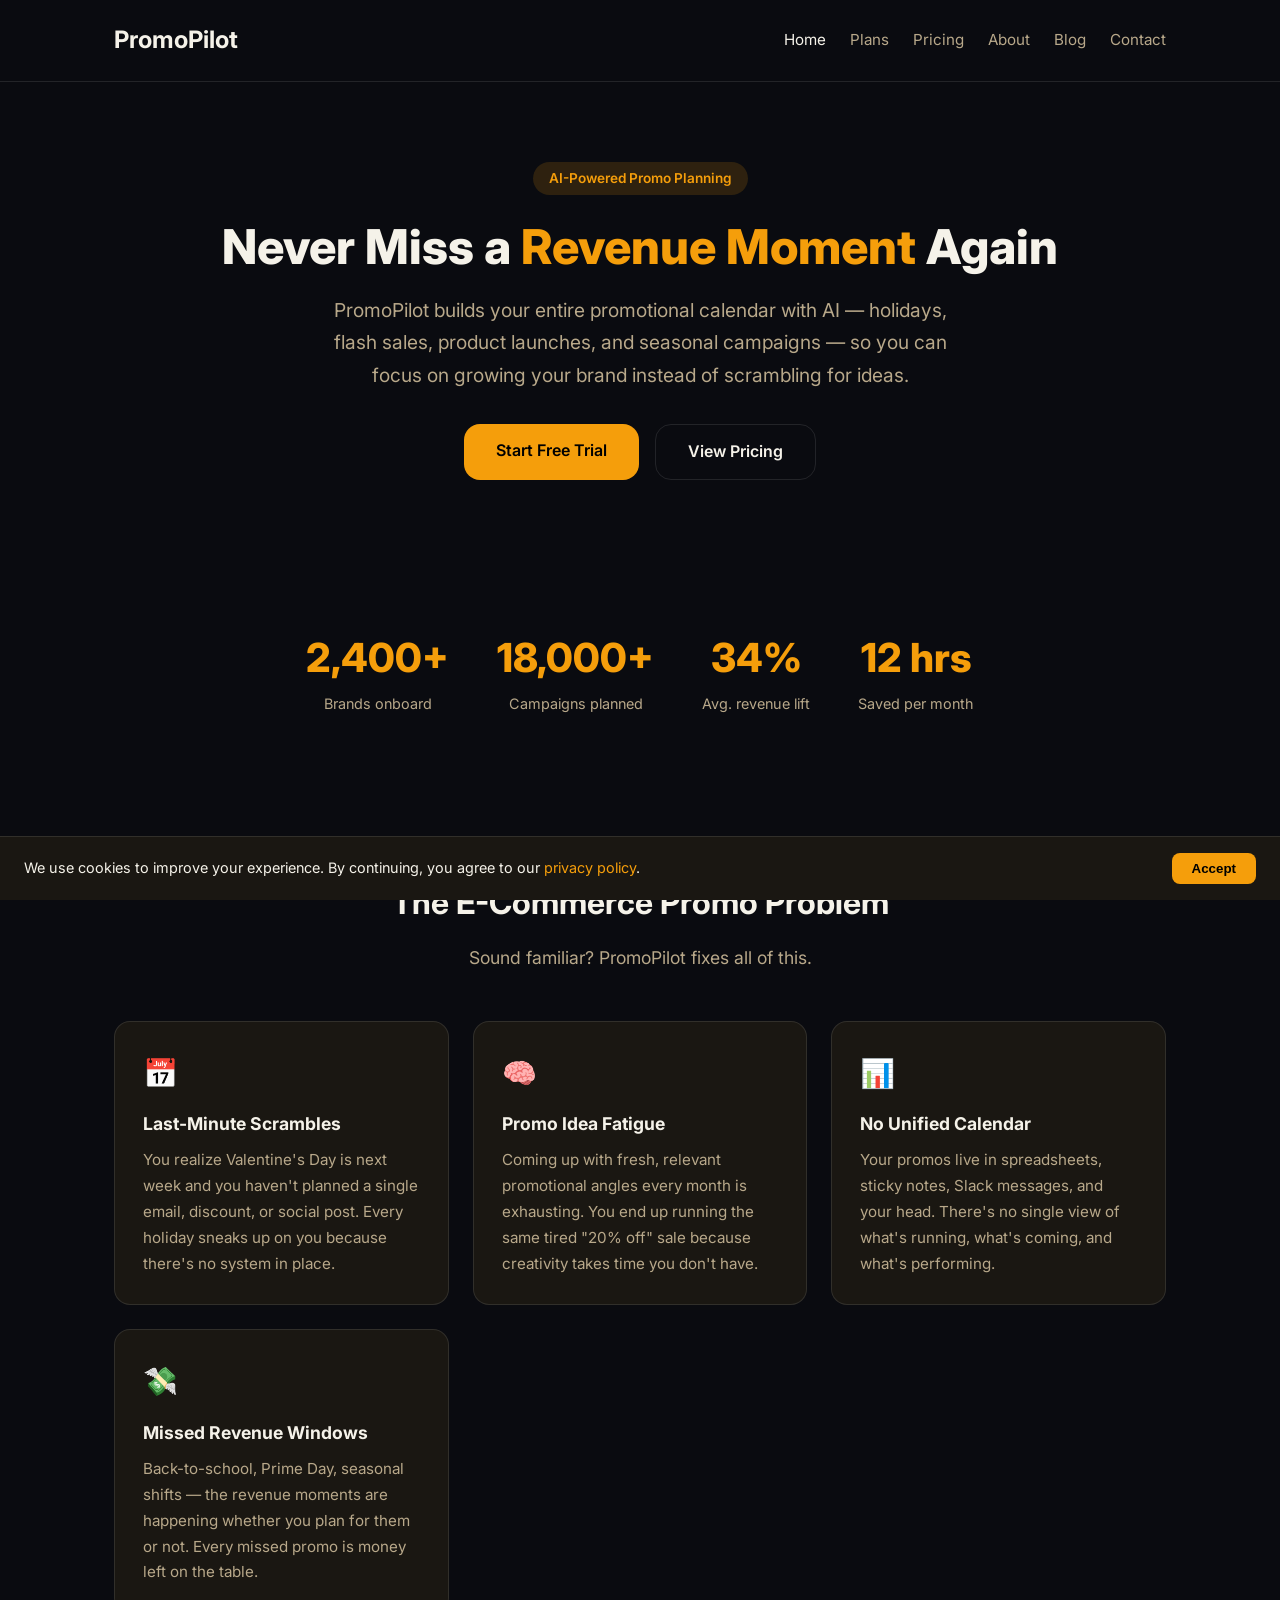
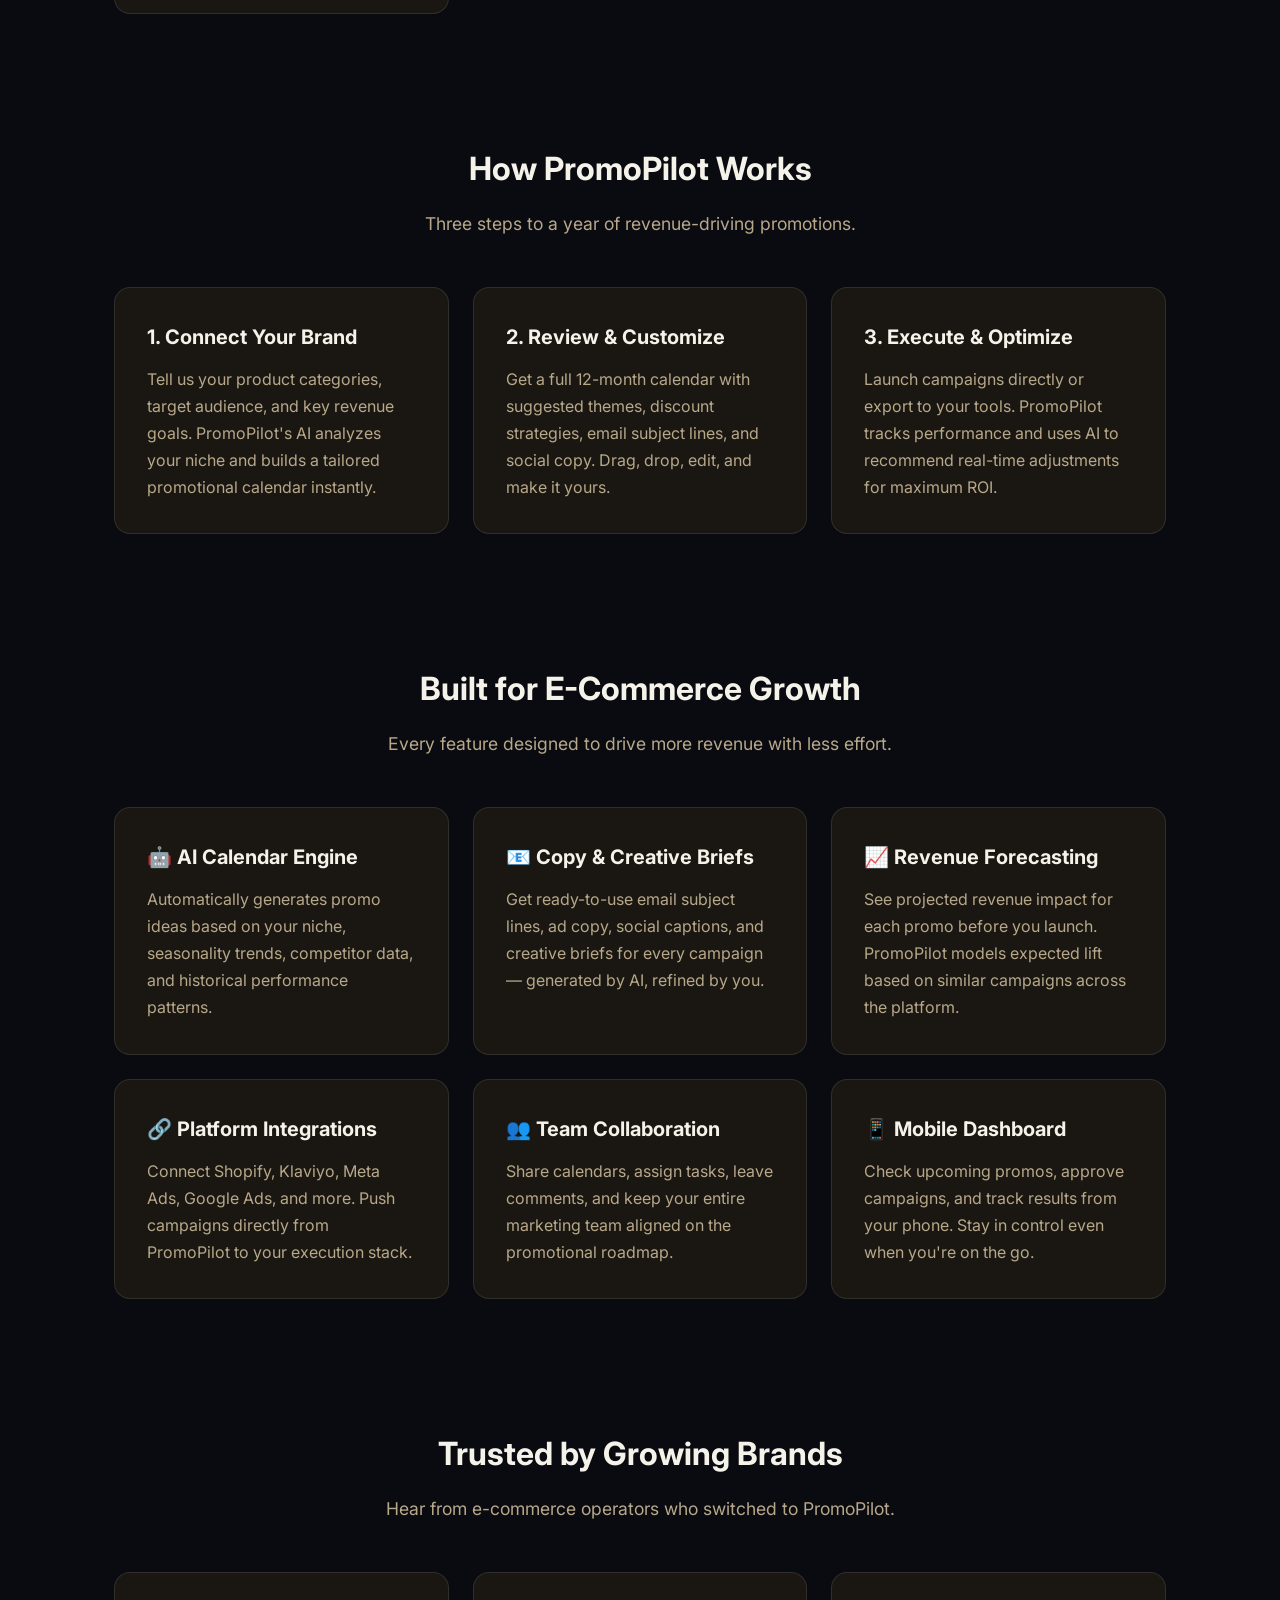
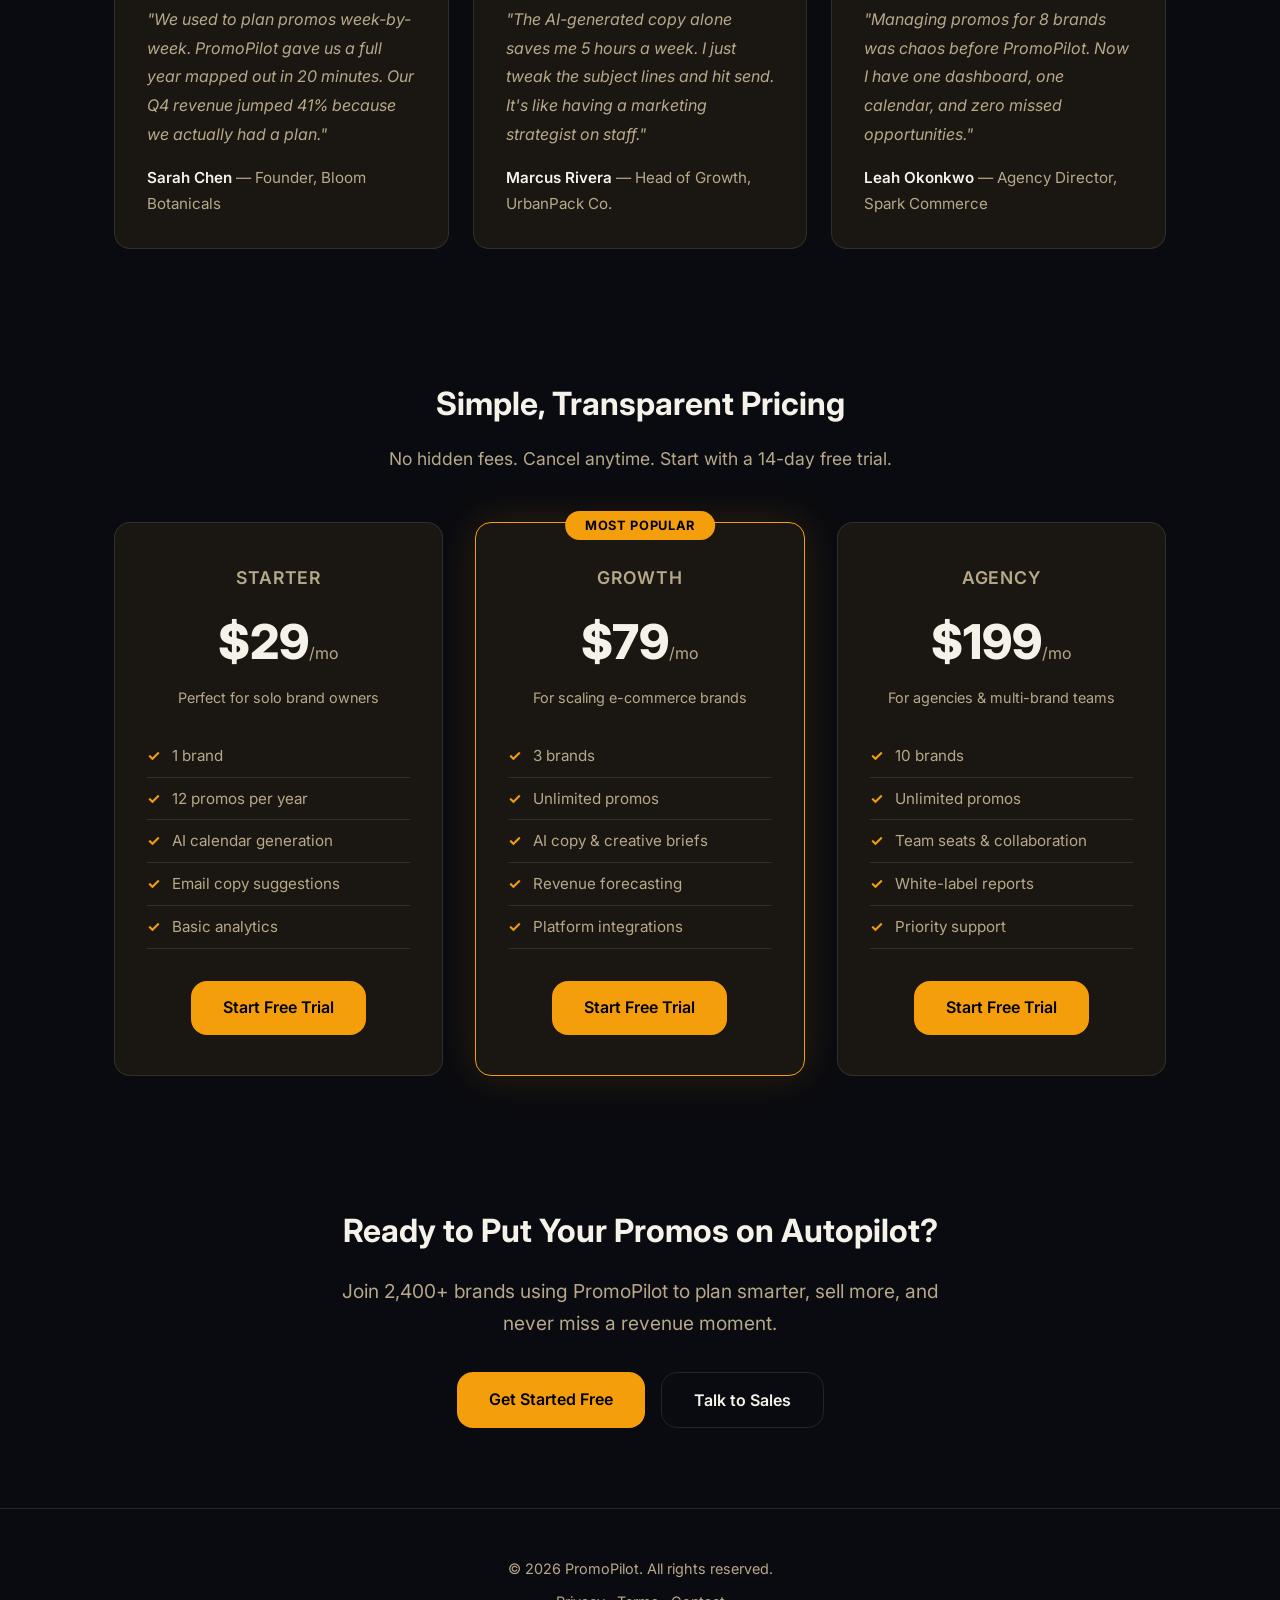
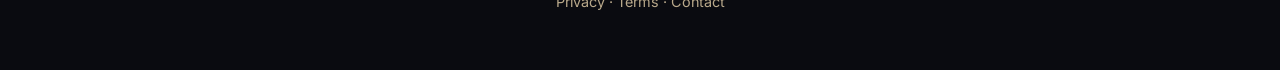
<file: index.html>
<!doctype html>
<html lang="en">
  <head>
    <meta charset="utf-8" />
    <meta name="viewport" content="width=device-width, initial-scale=1" />
    <title>PromoPilot — AI-Powered Promotional Calendar &amp; Campaign Planner</title>
    <meta name="description" content="PromoPilot is the AI-powered promotional calendar and campaign planner built for e-commerce brands. Plan, schedule, and optimize every sale, holiday promo, and product launch automatically." />
    <link rel="stylesheet" href="styles.css" />
  <!-- Google Analytics 4 -->
<script async src="https://www.googletagmanager.com/gtag/js?id=G-XXXXXXXXXX"></script>
<script>window.dataLayer=window.dataLayer||[];function gtag(){dataLayer.push(arguments);}gtag('js',new Date());gtag('config','G-XXXXXXXXXX');</script>
</head>
  <body>
    <header class="header">
      <div class="container header-inner">
        <a class="brand" href="index.html">PromoPilot</a>
        <nav class="nav">
          <a href="index.html" aria-current="page">Home</a>
          <a href="products.html">Plans</a>
          <a href="pricing.html">Pricing</a>
          <a href="about.html">About</a>
          <a href="blog.html">Blog</a>
          <a href="contact.html">Contact</a>
        </nav>
      </div>
    </header>

    <main class="container">
      <!-- Hero -->
      <section class="hero">
        <span class="badge">AI-Powered Promo Planning</span>
        <h1>Never Miss a <span>Revenue Moment</span> Again</h1>
        <p class="lead">PromoPilot builds your entire promotional calendar with AI — holidays, flash sales, product launches, and seasonal campaigns — so you can focus on growing your brand instead of scrambling for ideas.</p>
        <div class="cta-row">
          <a href="products.html" class="button primary">Start Free Trial</a>
          <a href="pricing.html" class="button secondary">View Pricing</a>
        </div>
      </section>

      <!-- Social Proof Stats -->
      <section class="section">
        <div class="stats-row">
          <div class="stat">
            <div class="stat-number">2,400+</div>
            <div class="stat-label">Brands onboard</div>
          </div>
          <div class="stat">
            <div class="stat-number">18,000+</div>
            <div class="stat-label">Campaigns planned</div>
          </div>
          <div class="stat">
            <div class="stat-number">34%</div>
            <div class="stat-label">Avg. revenue lift</div>
          </div>
          <div class="stat">
            <div class="stat-number">12 hrs</div>
            <div class="stat-label">Saved per month</div>
          </div>
        </div>
      </section>

      <!-- Pain Points -->
      <section class="section">
        <div class="section-header">
          <h2>The E-Commerce Promo Problem</h2>
          <p>Sound familiar? PromoPilot fixes all of this.</p>
        </div>
        <div class="pain-grid">
          <div class="pain-card">
            <div class="pain-icon">📅</div>
            <h3>Last-Minute Scrambles</h3>
            <p>You realize Valentine's Day is next week and you haven't planned a single email, discount, or social post. Every holiday sneaks up on you because there's no system in place.</p>
          </div>
          <div class="pain-card">
            <div class="pain-icon">🧠</div>
            <h3>Promo Idea Fatigue</h3>
            <p>Coming up with fresh, relevant promotional angles every month is exhausting. You end up running the same tired "20% off" sale because creativity takes time you don't have.</p>
          </div>
          <div class="pain-card">
            <div class="pain-icon">📊</div>
            <h3>No Unified Calendar</h3>
            <p>Your promos live in spreadsheets, sticky notes, Slack messages, and your head. There's no single view of what's running, what's coming, and what's performing.</p>
          </div>
          <div class="pain-card">
            <div class="pain-icon">💸</div>
            <h3>Missed Revenue Windows</h3>
            <p>Back-to-school, Prime Day, seasonal shifts — the revenue moments are happening whether you plan for them or not. Every missed promo is money left on the table.</p>
          </div>
        </div>
      </section>

      <!-- Features -->
      <section class="section">
        <div class="section-header">
          <h2>How PromoPilot Works</h2>
          <p>Three steps to a year of revenue-driving promotions.</p>
        </div>
        <div class="grid">
          <div class="card">
            <h3>1. Connect Your Brand</h3>
            <p>Tell us your product categories, target audience, and key revenue goals. PromoPilot's AI analyzes your niche and builds a tailored promotional calendar instantly.</p>
          </div>
          <div class="card">
            <h3>2. Review &amp; Customize</h3>
            <p>Get a full 12-month calendar with suggested themes, discount strategies, email subject lines, and social copy. Drag, drop, edit, and make it yours.</p>
          </div>
          <div class="card">
            <h3>3. Execute &amp; Optimize</h3>
            <p>Launch campaigns directly or export to your tools. PromoPilot tracks performance and uses AI to recommend real-time adjustments for maximum ROI.</p>
          </div>
        </div>
      </section>

      <!-- Feature Deep Dive -->
      <section class="section">
        <div class="section-header">
          <h2>Built for E-Commerce Growth</h2>
          <p>Every feature designed to drive more revenue with less effort.</p>
        </div>
        <div class="grid">
          <div class="card">
            <h3>🤖 AI Calendar Engine</h3>
            <p>Automatically generates promo ideas based on your niche, seasonality trends, competitor data, and historical performance patterns.</p>
          </div>
          <div class="card">
            <h3>📧 Copy &amp; Creative Briefs</h3>
            <p>Get ready-to-use email subject lines, ad copy, social captions, and creative briefs for every campaign — generated by AI, refined by you.</p>
          </div>
          <div class="card">
            <h3>📈 Revenue Forecasting</h3>
            <p>See projected revenue impact for each promo before you launch. PromoPilot models expected lift based on similar campaigns across the platform.</p>
          </div>
          <div class="card">
            <h3>🔗 Platform Integrations</h3>
            <p>Connect Shopify, Klaviyo, Meta Ads, Google Ads, and more. Push campaigns directly from PromoPilot to your execution stack.</p>
          </div>
          <div class="card">
            <h3>👥 Team Collaboration</h3>
            <p>Share calendars, assign tasks, leave comments, and keep your entire marketing team aligned on the promotional roadmap.</p>
          </div>
          <div class="card">
            <h3>📱 Mobile Dashboard</h3>
            <p>Check upcoming promos, approve campaigns, and track results from your phone. Stay in control even when you're on the go.</p>
          </div>
        </div>
      </section>

      <!-- Testimonials -->
      <section class="section">
        <div class="section-header">
          <h2>Trusted by Growing Brands</h2>
          <p>Hear from e-commerce operators who switched to PromoPilot.</p>
        </div>
        <div class="grid">
          <div class="testimonial">
            <blockquote>"We used to plan promos week-by-week. PromoPilot gave us a full year mapped out in 20 minutes. Our Q4 revenue jumped 41% because we actually had a plan."</blockquote>
            <div class="author">Sarah Chen <span>— Founder, Bloom Botanicals</span></div>
          </div>
          <div class="testimonial">
            <blockquote>"The AI-generated copy alone saves me 5 hours a week. I just tweak the subject lines and hit send. It's like having a marketing strategist on staff."</blockquote>
            <div class="author">Marcus Rivera <span>— Head of Growth, UrbanPack Co.</span></div>
          </div>
          <div class="testimonial">
            <blockquote>"Managing promos for 8 brands was chaos before PromoPilot. Now I have one dashboard, one calendar, and zero missed opportunities."</blockquote>
            <div class="author">Leah Okonkwo <span>— Agency Director, Spark Commerce</span></div>
          </div>
        </div>
      </section>

      <!-- Pricing Preview -->
      <section class="section">
        <div class="section-header">
          <h2>Simple, Transparent Pricing</h2>
          <p>No hidden fees. Cancel anytime. Start with a 14-day free trial.</p>
        </div>
        <div class="pricing-grid">
          <div class="pricing-card">
            <div class="plan-name">Starter</div>
            <div class="price">$29<span>/mo</span></div>
            <div class="price-note">Perfect for solo brand owners</div>
            <ul>
              <li>1 brand</li>
              <li>12 promos per year</li>
              <li>AI calendar generation</li>
              <li>Email copy suggestions</li>
              <li>Basic analytics</li>
            </ul>
            <a href="products.html" class="button primary">Start Free Trial</a>
          </div>
          <div class="pricing-card featured">
            <div class="featured-badge">Most Popular</div>
            <div class="plan-name">Growth</div>
            <div class="price">$79<span>/mo</span></div>
            <div class="price-note">For scaling e-commerce brands</div>
            <ul>
              <li>3 brands</li>
              <li>Unlimited promos</li>
              <li>AI copy &amp; creative briefs</li>
              <li>Revenue forecasting</li>
              <li>Platform integrations</li>
            </ul>
            <a href="products.html" class="button primary">Start Free Trial</a>
          </div>
          <div class="pricing-card">
            <div class="plan-name">Agency</div>
            <div class="price">$199<span>/mo</span></div>
            <div class="price-note">For agencies &amp; multi-brand teams</div>
            <ul>
              <li>10 brands</li>
              <li>Unlimited promos</li>
              <li>Team seats &amp; collaboration</li>
              <li>White-label reports</li>
              <li>Priority support</li>
            </ul>
            <a href="products.html" class="button primary">Start Free Trial</a>
          </div>
        </div>
      </section>

      <!-- Final CTA -->
      <section class="section" style="text-align:center; padding-bottom:5rem;">
        <h2 style="font-size:2rem; font-weight:700; margin-bottom:1rem;">Ready to Put Your Promos on Autopilot?</h2>
        <p class="lead">Join 2,400+ brands using PromoPilot to plan smarter, sell more, and never miss a revenue moment.</p>
        <div class="cta-row">
          <a href="products.html" class="button primary">Get Started Free</a>
          <a href="contact.html" class="button secondary">Talk to Sales</a>
        </div>
      </section>
    </main>

    <footer class="footer">
      <div class="container">
        <p>&copy; 2026 PromoPilot. All rights reserved.</p>
        <p><a href="privacy.html">Privacy</a> · <a href="terms.html">Terms</a> · <a href="contact.html">Contact</a></p>
      </div>
    </footer>
    <script src="cookie-consent.js"></script>
  </body>
</html>
</file>
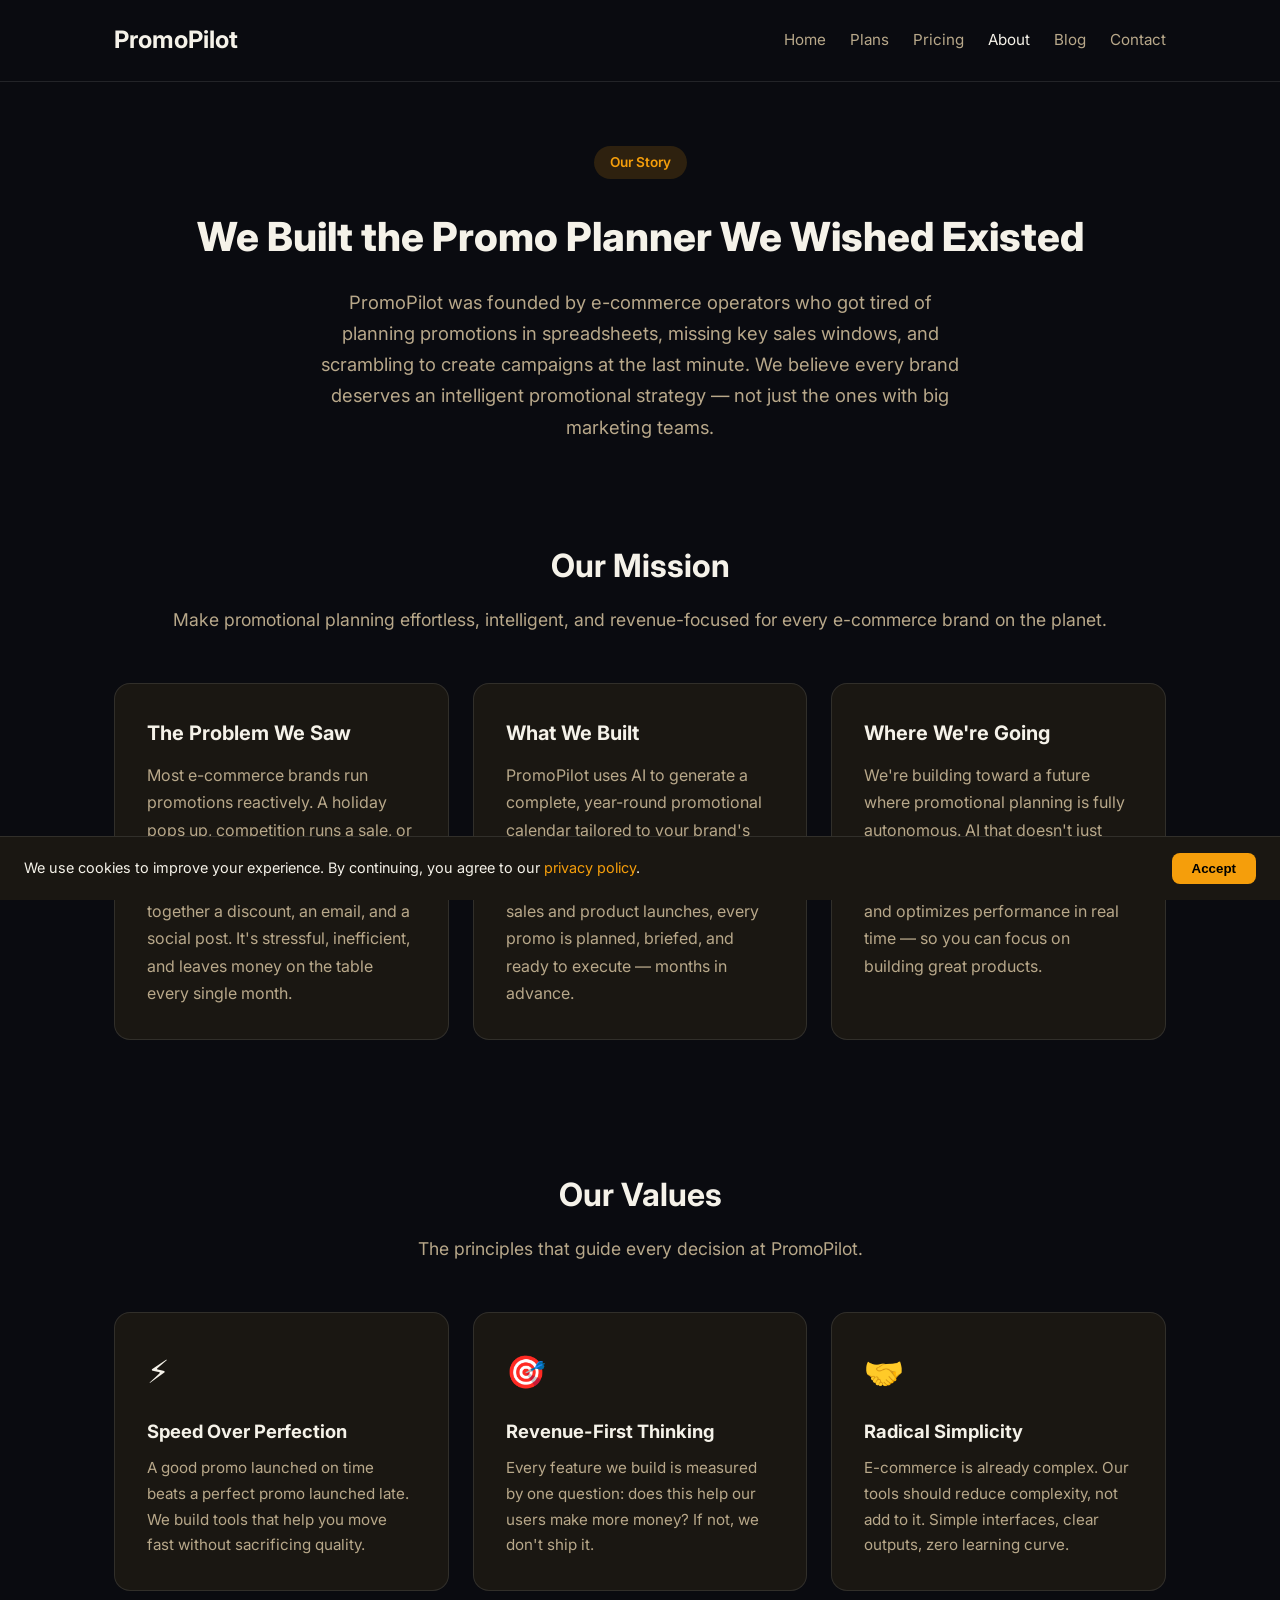
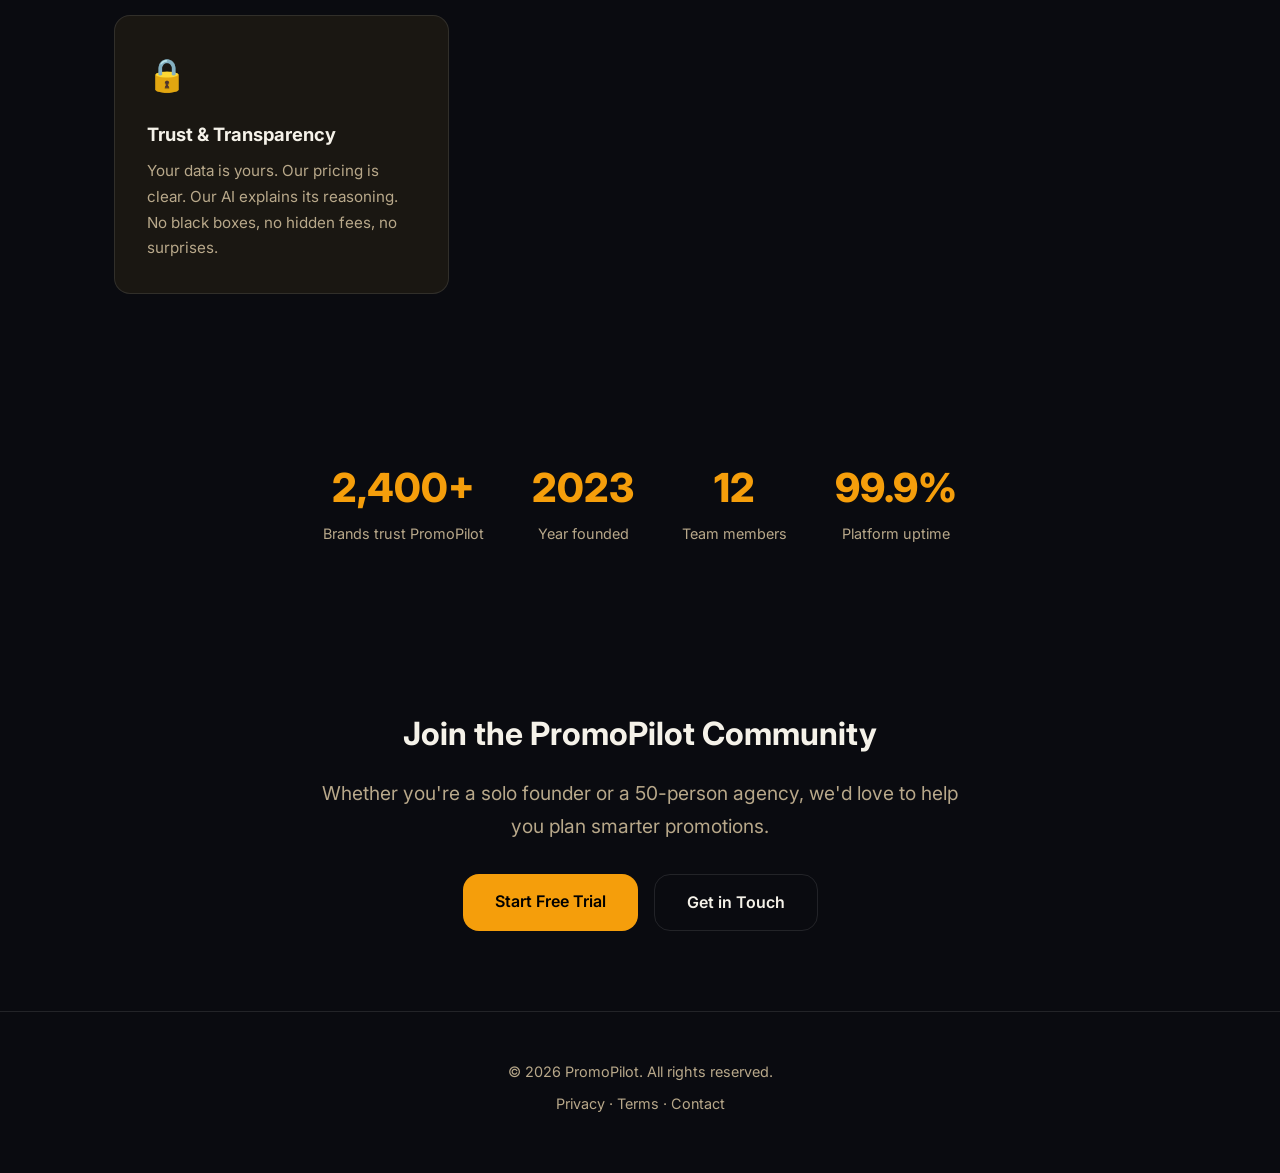
<file: about.html>
<!doctype html>
<html lang="en">
  <head>
    <meta charset="utf-8" />
    <meta name="viewport" content="width=device-width, initial-scale=1" />
    <title>About — PromoPilot</title>
    <meta name="description" content="Learn about PromoPilot — the AI-powered promotional calendar and campaign planner built to help e-commerce brands plan smarter and sell more." />
    <link rel="stylesheet" href="styles.css" />
  <!-- Google Analytics 4 -->
<script async src="https://www.googletagmanager.com/gtag/js?id=G-XXXXXXXXXX"></script>
<script>window.dataLayer=window.dataLayer||[];function gtag(){dataLayer.push(arguments);}gtag('js',new Date());gtag('config','G-XXXXXXXXXX');</script>
</head>
  <body>
    <header class="header">
      <div class="container header-inner">
        <a class="brand" href="index.html">PromoPilot</a>
        <nav class="nav">
          <a href="index.html">Home</a>
          <a href="products.html">Plans</a>
          <a href="pricing.html">Pricing</a>
          <a href="about.html" aria-current="page">About</a>
          <a href="blog.html">Blog</a>
          <a href="contact.html">Contact</a>
        </nav>
      </div>
    </header>

    <main class="container">
      <section class="about-hero">
        <span class="badge">Our Story</span>
        <h1>We Built the Promo Planner We Wished Existed</h1>
        <p>PromoPilot was founded by e-commerce operators who got tired of planning promotions in spreadsheets, missing key sales windows, and scrambling to create campaigns at the last minute. We believe every brand deserves an intelligent promotional strategy — not just the ones with big marketing teams.</p>
      </section>

      <section class="section">
        <div class="section-header">
          <h2>Our Mission</h2>
          <p>Make promotional planning effortless, intelligent, and revenue-focused for every e-commerce brand on the planet.</p>
        </div>
        <div class="grid">
          <div class="card">
            <h3>The Problem We Saw</h3>
            <p>Most e-commerce brands run promotions reactively. A holiday pops up, competition runs a sale, or revenue dips — and suddenly the team is scrambling to throw together a discount, an email, and a social post. It's stressful, inefficient, and leaves money on the table every single month.</p>
          </div>
          <div class="card">
            <h3>What We Built</h3>
            <p>PromoPilot uses AI to generate a complete, year-round promotional calendar tailored to your brand's niche, audience, and revenue goals. From holiday campaigns to flash sales and product launches, every promo is planned, briefed, and ready to execute — months in advance.</p>
          </div>
          <div class="card">
            <h3>Where We're Going</h3>
            <p>We're building toward a future where promotional planning is fully autonomous. AI that doesn't just suggest promos, but creates the copy, schedules the campaigns, and optimizes performance in real time — so you can focus on building great products.</p>
          </div>
        </div>
      </section>

      <section class="section">
        <div class="section-header">
          <h2>Our Values</h2>
          <p>The principles that guide every decision at PromoPilot.</p>
        </div>
        <div class="values-grid">
          <div class="value-card">
            <div class="icon">⚡</div>
            <h3>Speed Over Perfection</h3>
            <p>A good promo launched on time beats a perfect promo launched late. We build tools that help you move fast without sacrificing quality.</p>
          </div>
          <div class="value-card">
            <div class="icon">🎯</div>
            <h3>Revenue-First Thinking</h3>
            <p>Every feature we build is measured by one question: does this help our users make more money? If not, we don't ship it.</p>
          </div>
          <div class="value-card">
            <div class="icon">🤝</div>
            <h3>Radical Simplicity</h3>
            <p>E-commerce is already complex. Our tools should reduce complexity, not add to it. Simple interfaces, clear outputs, zero learning curve.</p>
          </div>
          <div class="value-card">
            <div class="icon">🔒</div>
            <h3>Trust &amp; Transparency</h3>
            <p>Your data is yours. Our pricing is clear. Our AI explains its reasoning. No black boxes, no hidden fees, no surprises.</p>
          </div>
        </div>
      </section>

      <section class="section">
        <div class="stats-row">
          <div class="stat">
            <div class="stat-number">2,400+</div>
            <div class="stat-label">Brands trust PromoPilot</div>
          </div>
          <div class="stat">
            <div class="stat-number">2023</div>
            <div class="stat-label">Year founded</div>
          </div>
          <div class="stat">
            <div class="stat-number">12</div>
            <div class="stat-label">Team members</div>
          </div>
          <div class="stat">
            <div class="stat-number">99.9%</div>
            <div class="stat-label">Platform uptime</div>
          </div>
        </div>
      </section>

      <section class="section" style="text-align:center; padding-bottom:5rem;">
        <h2 style="font-size:2rem; font-weight:700; margin-bottom:1rem;">Join the PromoPilot Community</h2>
        <p class="lead">Whether you're a solo founder or a 50-person agency, we'd love to help you plan smarter promotions.</p>
        <div class="cta-row">
          <a href="products.html" class="button primary">Start Free Trial</a>
          <a href="contact.html" class="button secondary">Get in Touch</a>
        </div>
      </section>
    </main>

    <footer class="footer">
      <div class="container">
        <p>&copy; 2026 PromoPilot. All rights reserved.</p>
        <p><a href="privacy.html">Privacy</a> · <a href="terms.html">Terms</a> · <a href="contact.html">Contact</a></p>
      </div>
    </footer>
    <script src="cookie-consent.js"></script>
  </body>
</html>
</file>
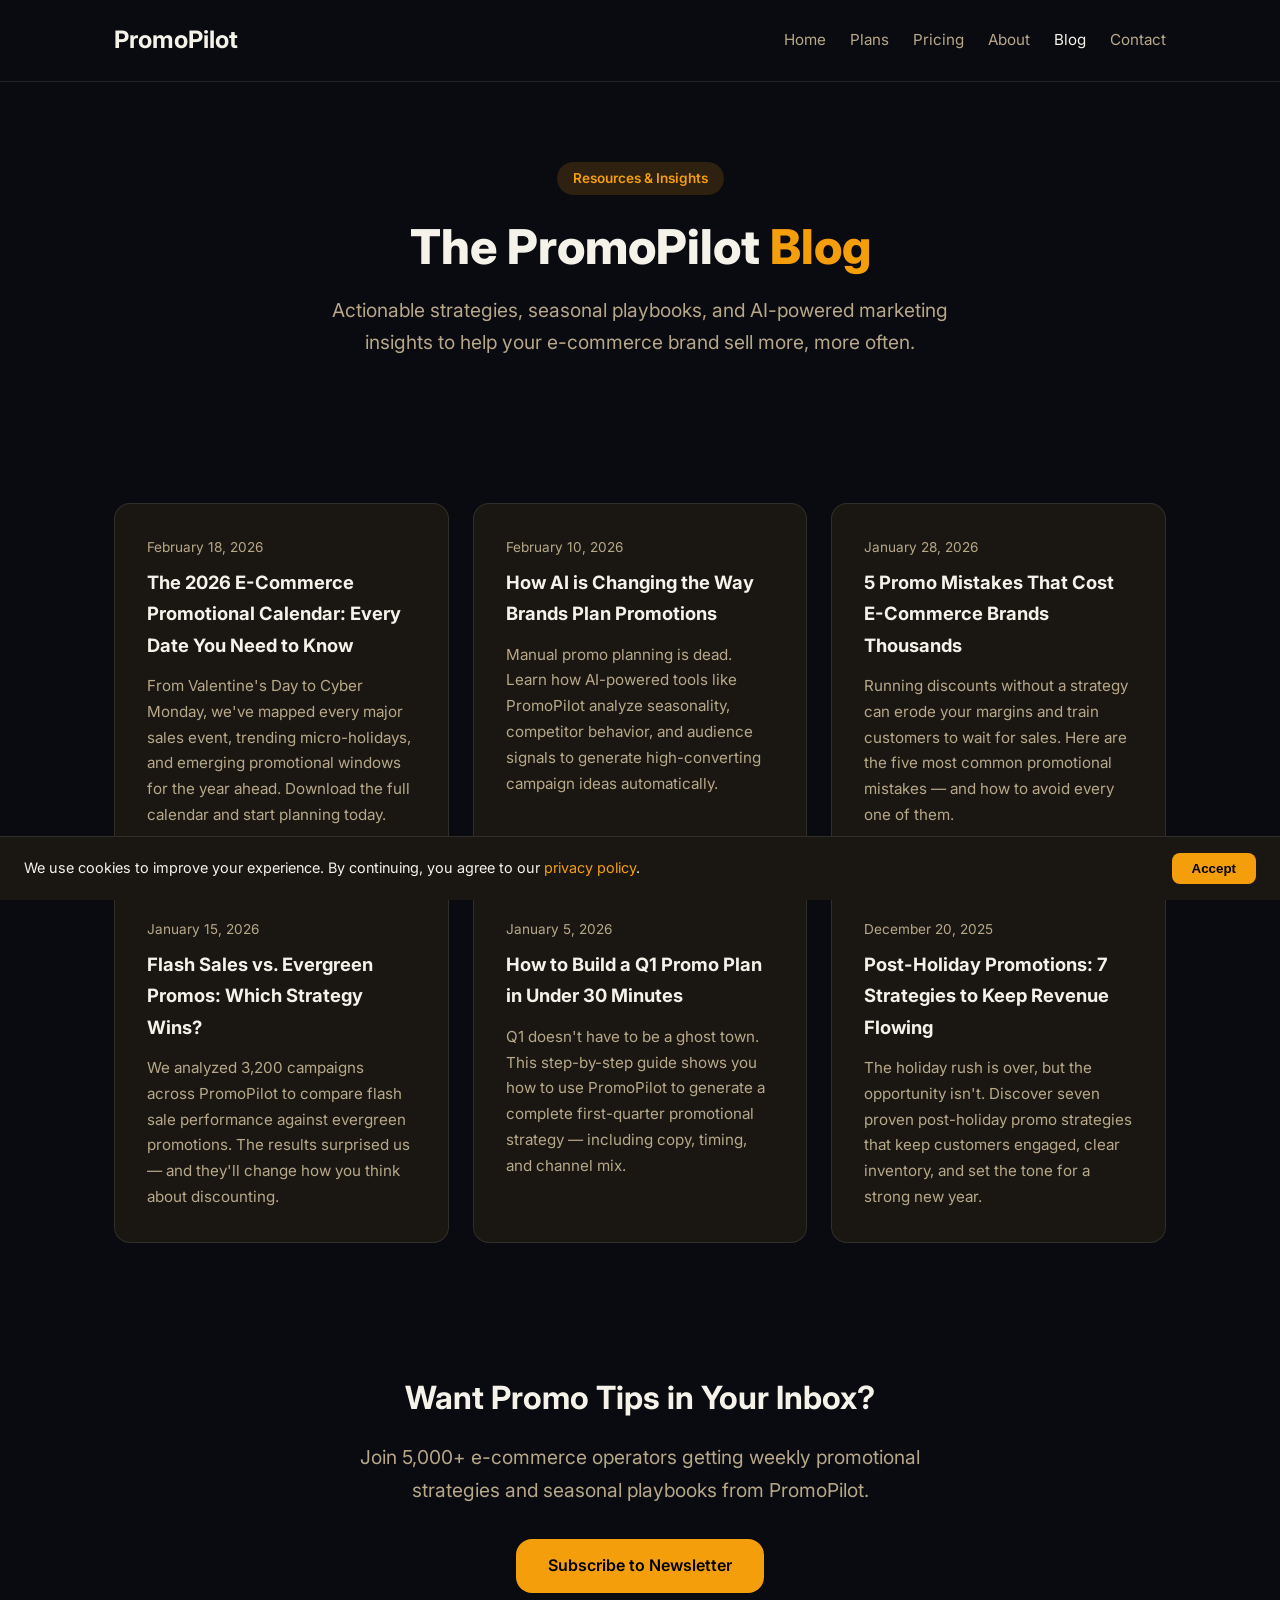
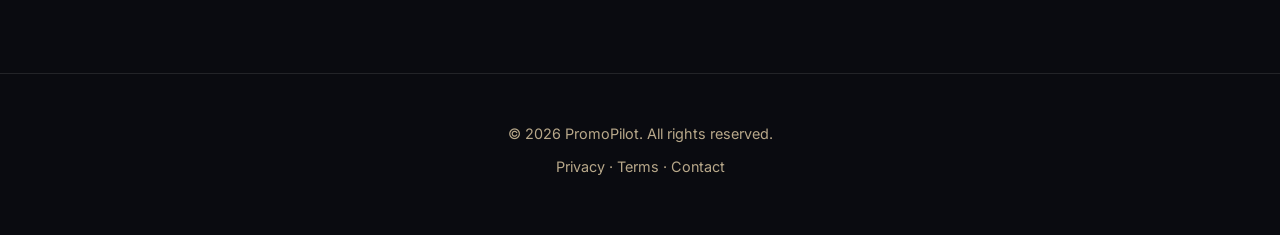
<file: blog.html>
<!doctype html>
<html lang="en">
  <head>
    <meta charset="utf-8" />
    <meta name="viewport" content="width=device-width, initial-scale=1" />
    <title>Blog — PromoPilot</title>
    <meta name="description" content="E-commerce promotion strategies, seasonal marketing tips, and AI-powered campaign planning insights from the PromoPilot team." />
    <link rel="stylesheet" href="styles.css" />
  <!-- Google Analytics 4 -->
<script async src="https://www.googletagmanager.com/gtag/js?id=G-XXXXXXXXXX"></script>
<script>window.dataLayer=window.dataLayer||[];function gtag(){dataLayer.push(arguments);}gtag('js',new Date());gtag('config','G-XXXXXXXXXX');</script>
</head>
  <body>
    <header class="header">
      <div class="container header-inner">
        <a class="brand" href="index.html">PromoPilot</a>
        <nav class="nav">
          <a href="index.html">Home</a>
          <a href="products.html">Plans</a>
          <a href="pricing.html">Pricing</a>
          <a href="about.html">About</a>
          <a href="blog.html" aria-current="page">Blog</a>
          <a href="contact.html">Contact</a>
        </nav>
      </div>
    </header>

    <main class="container">
      <section class="hero">
        <span class="badge">Resources &amp; Insights</span>
        <h1>The PromoPilot <span>Blog</span></h1>
        <p class="lead">Actionable strategies, seasonal playbooks, and AI-powered marketing insights to help your e-commerce brand sell more, more often.</p>
      </section>

      <section class="section">
        <div class="grid">
          <article class="blog-card">
            <div class="blog-date">February 18, 2026</div>
            <h3><a href="#">The 2026 E-Commerce Promotional Calendar: Every Date You Need to Know</a></h3>
            <p>From Valentine's Day to Cyber Monday, we've mapped every major sales event, trending micro-holidays, and emerging promotional windows for the year ahead. Download the full calendar and start planning today.</p>
          </article>

          <article class="blog-card">
            <div class="blog-date">February 10, 2026</div>
            <h3><a href="#">How AI is Changing the Way Brands Plan Promotions</a></h3>
            <p>Manual promo planning is dead. Learn how AI-powered tools like PromoPilot analyze seasonality, competitor behavior, and audience signals to generate high-converting campaign ideas automatically.</p>
          </article>

          <article class="blog-card">
            <div class="blog-date">January 28, 2026</div>
            <h3><a href="#">5 Promo Mistakes That Cost E-Commerce Brands Thousands</a></h3>
            <p>Running discounts without a strategy can erode your margins and train customers to wait for sales. Here are the five most common promotional mistakes — and how to avoid every one of them.</p>
          </article>

          <article class="blog-card">
            <div class="blog-date">January 15, 2026</div>
            <h3><a href="#">Flash Sales vs. Evergreen Promos: Which Strategy Wins?</a></h3>
            <p>We analyzed 3,200 campaigns across PromoPilot to compare flash sale performance against evergreen promotions. The results surprised us — and they'll change how you think about discounting.</p>
          </article>

          <article class="blog-card">
            <div class="blog-date">January 5, 2026</div>
            <h3><a href="#">How to Build a Q1 Promo Plan in Under 30 Minutes</a></h3>
            <p>Q1 doesn't have to be a ghost town. This step-by-step guide shows you how to use PromoPilot to generate a complete first-quarter promotional strategy — including copy, timing, and channel mix.</p>
          </article>

          <article class="blog-card">
            <div class="blog-date">December 20, 2025</div>
            <h3><a href="#">Post-Holiday Promotions: 7 Strategies to Keep Revenue Flowing</a></h3>
            <p>The holiday rush is over, but the opportunity isn't. Discover seven proven post-holiday promo strategies that keep customers engaged, clear inventory, and set the tone for a strong new year.</p>
          </article>
        </div>
      </section>

      <section class="section" style="text-align:center; padding-bottom:5rem;">
        <h2 style="font-size:2rem; font-weight:700; margin-bottom:1rem;">Want Promo Tips in Your Inbox?</h2>
        <p class="lead">Join 5,000+ e-commerce operators getting weekly promotional strategies and seasonal playbooks from PromoPilot.</p>
        <div class="cta-row">
          <a href="contact.html" class="button primary">Subscribe to Newsletter</a>
        </div>
      </section>
    </main>

    <footer class="footer">
      <div class="container">
        <p>&copy; 2026 PromoPilot. All rights reserved.</p>
        <p><a href="privacy.html">Privacy</a> · <a href="terms.html">Terms</a> · <a href="contact.html">Contact</a></p>
      </div>
    </footer>
    <script src="cookie-consent.js"></script>
  </body>
</html>
</file>
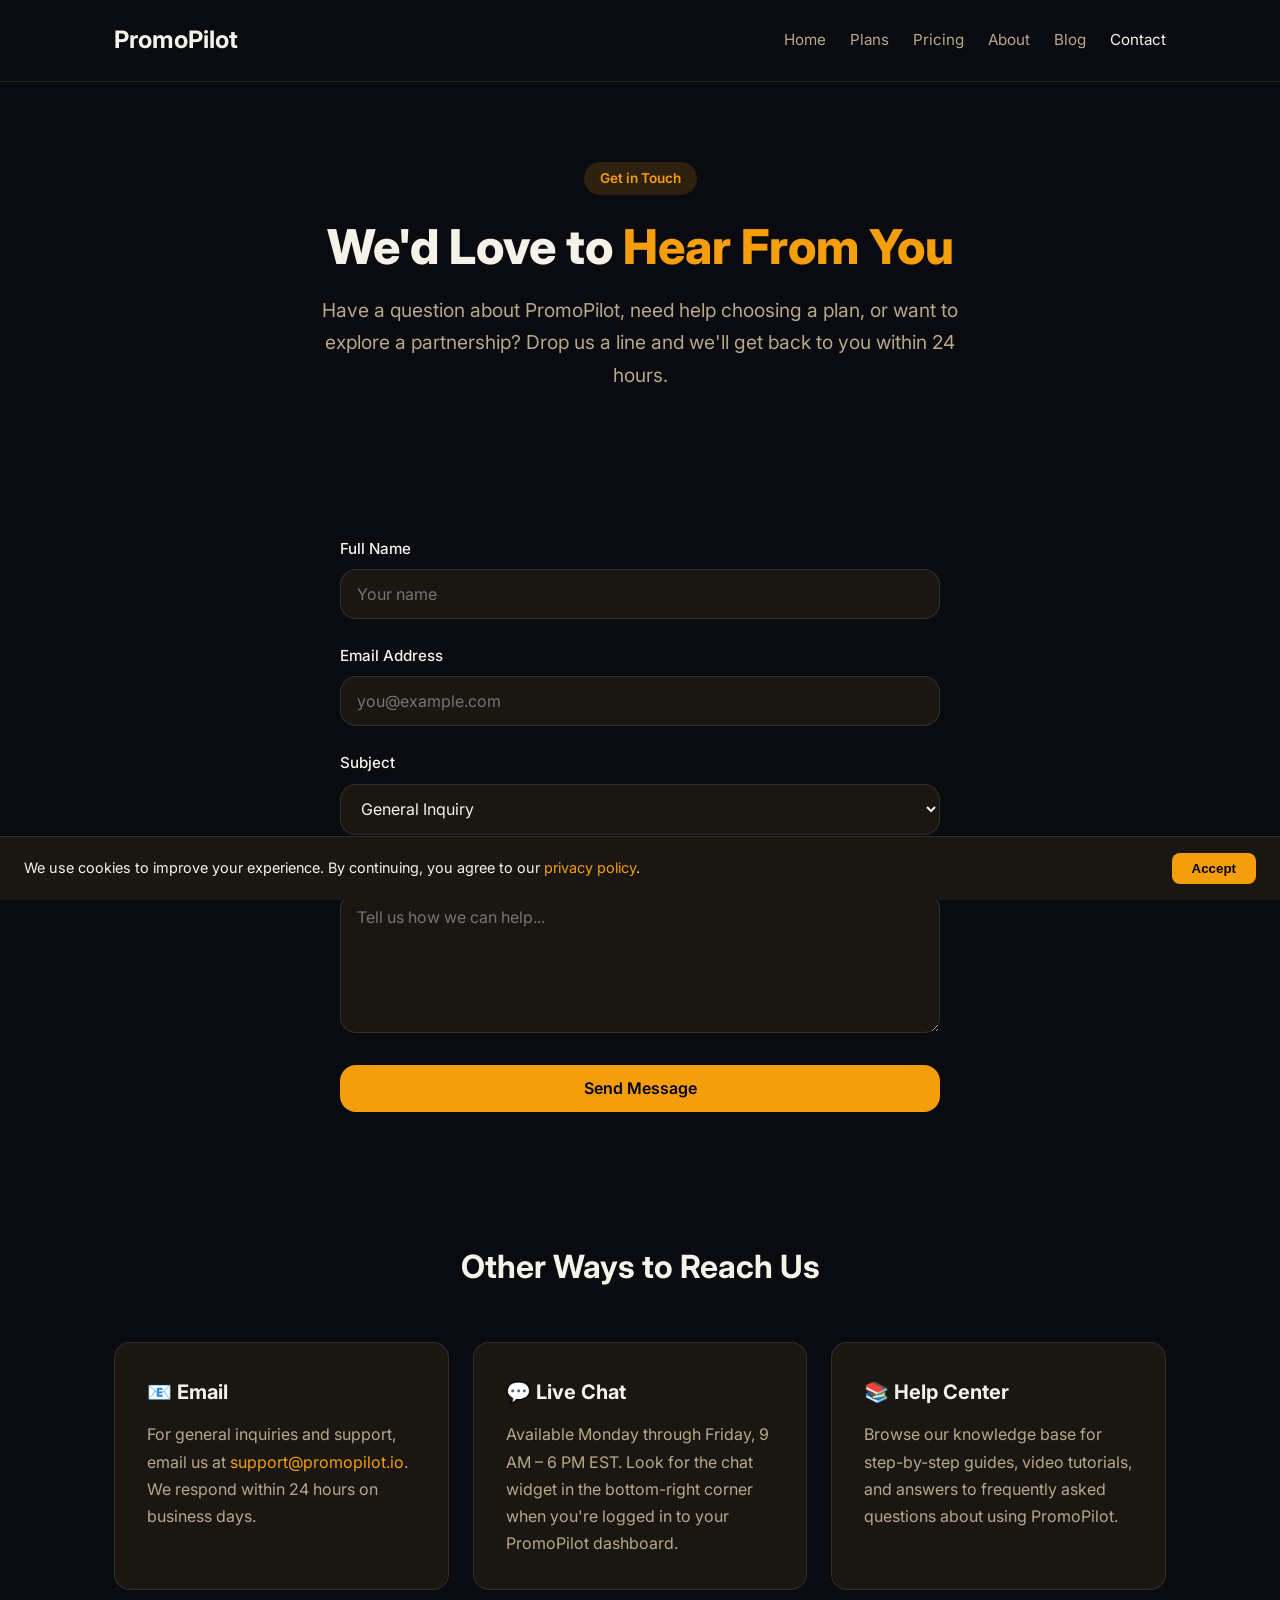
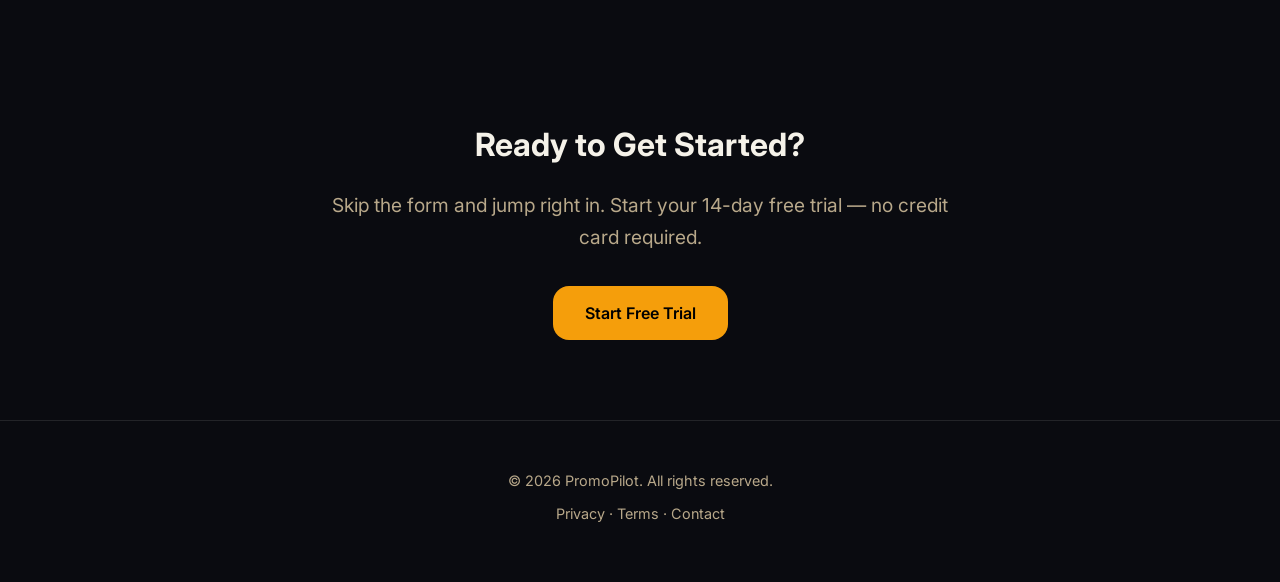
<file: contact.html>
<!doctype html>
<html lang="en">
  <head>
    <meta charset="utf-8" />
    <meta name="viewport" content="width=device-width, initial-scale=1" />
    <title>Contact — PromoPilot</title>
    <meta name="description" content="Get in touch with the PromoPilot team. Questions about plans, integrations, partnerships, or support — we're here to help." />
    <link rel="stylesheet" href="styles.css" />
  <!-- Google Analytics 4 -->
<script async src="https://www.googletagmanager.com/gtag/js?id=G-XXXXXXXXXX"></script>
<script>window.dataLayer=window.dataLayer||[];function gtag(){dataLayer.push(arguments);}gtag('js',new Date());gtag('config','G-XXXXXXXXXX');</script>
</head>
  <body>
    <header class="header">
      <div class="container header-inner">
        <a class="brand" href="index.html">PromoPilot</a>
        <nav class="nav">
          <a href="index.html">Home</a>
          <a href="products.html">Plans</a>
          <a href="pricing.html">Pricing</a>
          <a href="about.html">About</a>
          <a href="blog.html">Blog</a>
          <a href="contact.html" aria-current="page">Contact</a>
        </nav>
      </div>
    </header>

    <main class="container">
      <section class="hero">
        <span class="badge">Get in Touch</span>
        <h1>We'd Love to <span>Hear From You</span></h1>
        <p class="lead">Have a question about PromoPilot, need help choosing a plan, or want to explore a partnership? Drop us a line and we'll get back to you within 24 hours.</p>
      </section>

      <section class="section">
        <div class="contact-form">
          <form action="#" method="POST">
            <div class="form-group">
              <label for="name">Full Name</label>
              <input type="text" id="name" name="name" placeholder="Your name" required />
            </div>
            <div class="form-group">
              <label for="email">Email Address</label>
              <input type="email" id="email" name="email" placeholder="you@example.com" required />
            </div>
            <div class="form-group">
              <label for="subject">Subject</label>
              <select id="subject" name="subject">
                <option value="general">General Inquiry</option>
                <option value="sales">Sales &amp; Pricing</option>
                <option value="support">Technical Support</option>
                <option value="partnership">Partnership Opportunity</option>
                <option value="press">Press &amp; Media</option>
              </select>
            </div>
            <div class="form-group">
              <label for="message">Message</label>
              <textarea id="message" name="message" placeholder="Tell us how we can help..." required></textarea>
            </div>
            <button type="submit" class="button primary" style="width:100%; text-align:center; border:none; cursor:pointer; font-family:inherit;">Send Message</button>
          </form>
        </div>
      </section>

      <section class="section">
        <div class="section-header">
          <h2>Other Ways to Reach Us</h2>
        </div>
        <div class="grid">
          <div class="card">
            <h3>📧 Email</h3>
            <p>For general inquiries and support, email us at <a href="mailto:support@promopilot.io">support@promopilot.io</a>. We respond within 24 hours on business days.</p>
          </div>
          <div class="card">
            <h3>💬 Live Chat</h3>
            <p>Available Monday through Friday, 9 AM – 6 PM EST. Look for the chat widget in the bottom-right corner when you're logged in to your PromoPilot dashboard.</p>
          </div>
          <div class="card">
            <h3>📚 Help Center</h3>
            <p>Browse our knowledge base for step-by-step guides, video tutorials, and answers to frequently asked questions about using PromoPilot.</p>
          </div>
        </div>
      </section>

      <section class="section" style="text-align:center; padding-bottom:5rem;">
        <h2 style="font-size:2rem; font-weight:700; margin-bottom:1rem;">Ready to Get Started?</h2>
        <p class="lead">Skip the form and jump right in. Start your 14-day free trial — no credit card required.</p>
        <div class="cta-row">
          <a href="products.html" class="button primary">Start Free Trial</a>
        </div>
      </section>
    </main>

    <footer class="footer">
      <div class="container">
        <p>&copy; 2026 PromoPilot. All rights reserved.</p>
        <p><a href="privacy.html">Privacy</a> · <a href="terms.html">Terms</a> · <a href="contact.html">Contact</a></p>
      </div>
    </footer>
    <script src="cookie-consent.js"></script>
  </body>
</html>
</file>
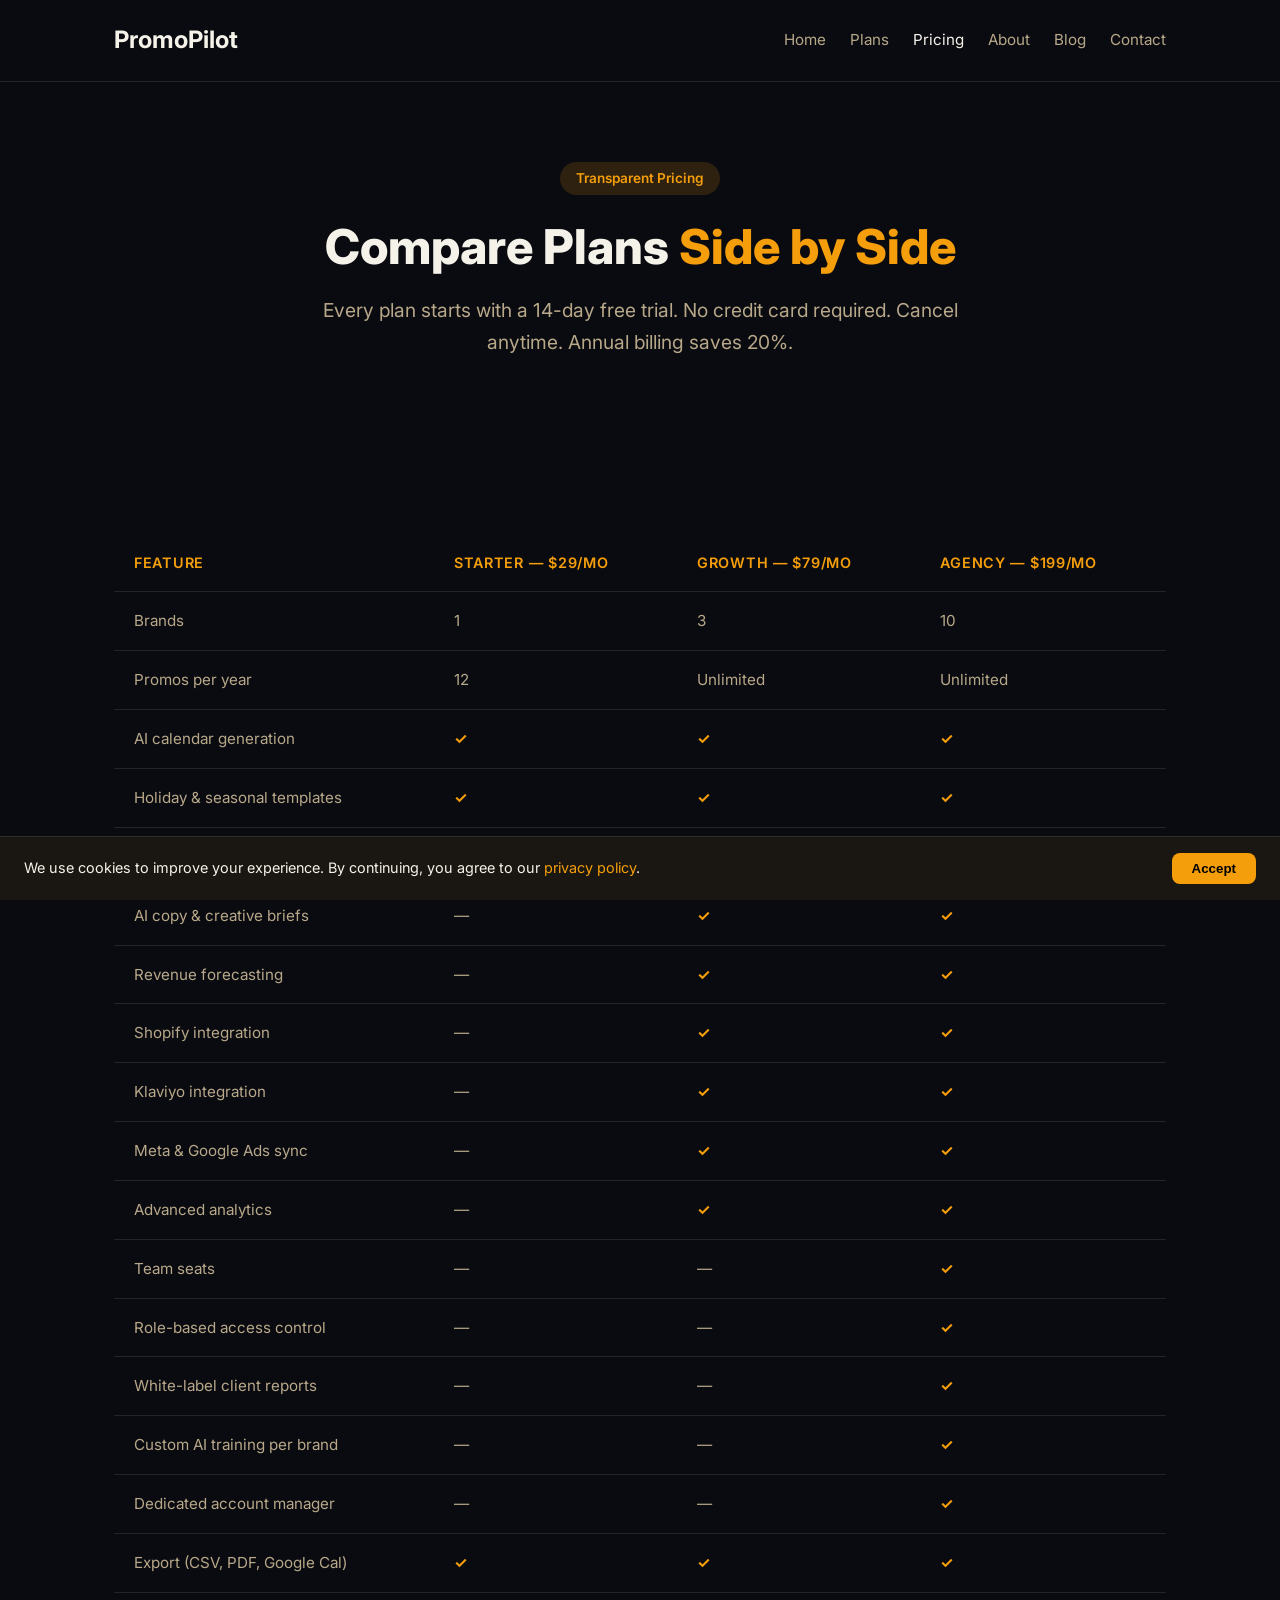
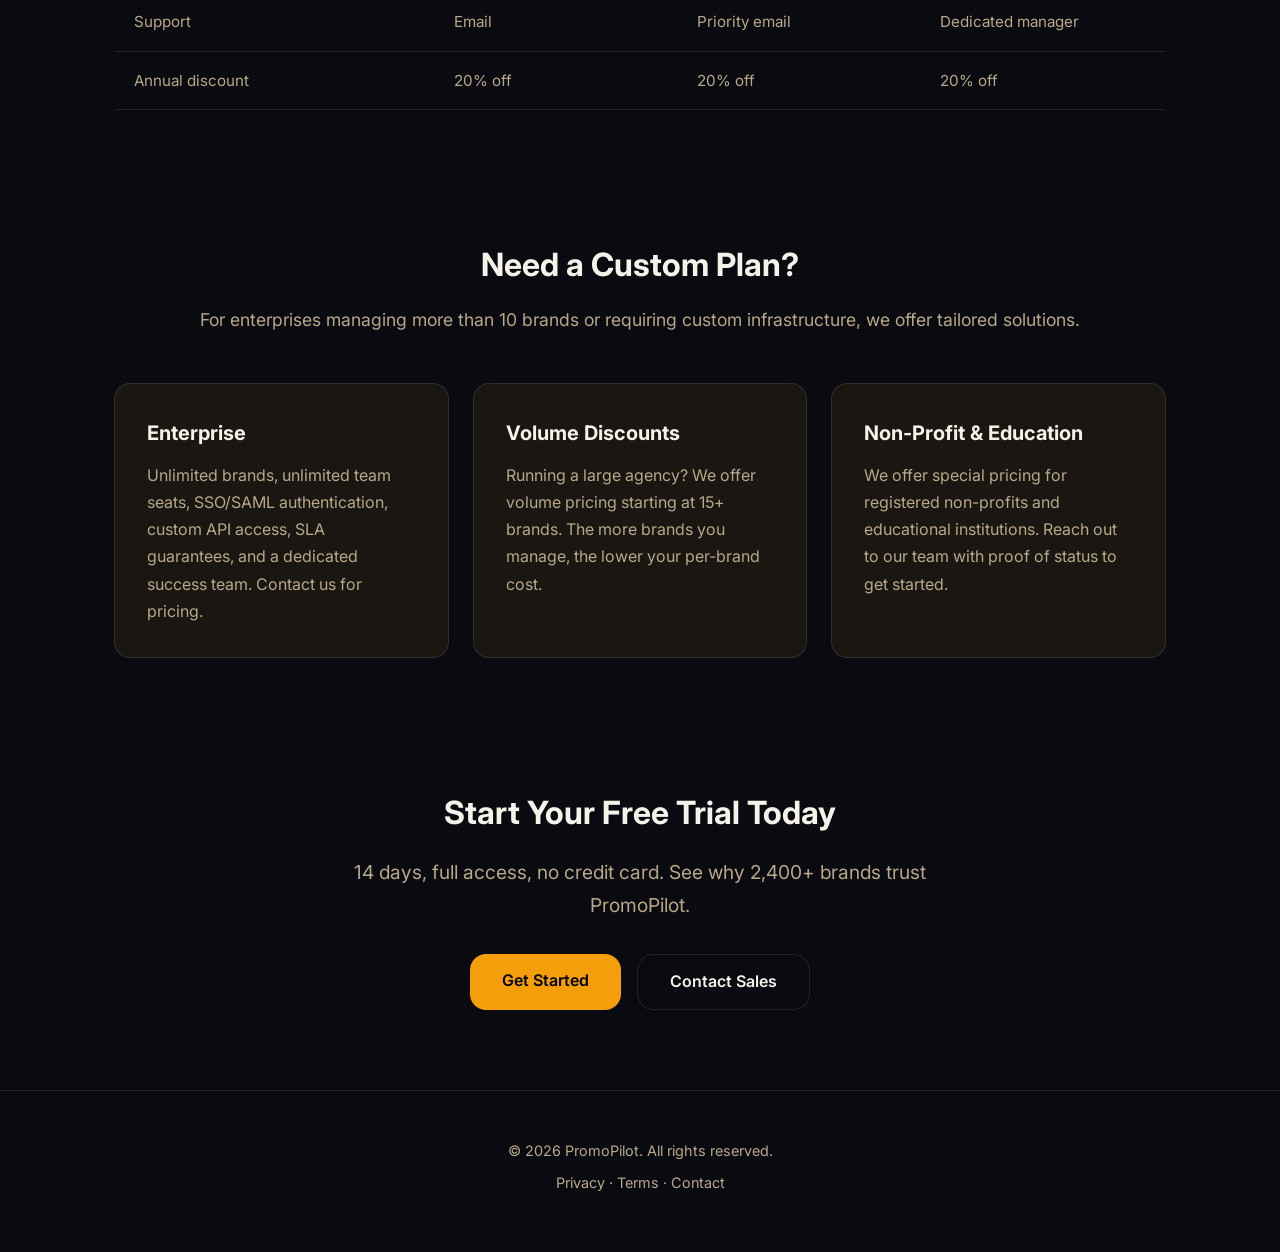
<file: pricing.html>
<!doctype html>
<html lang="en">
  <head>
    <meta charset="utf-8" />
    <meta name="viewport" content="width=device-width, initial-scale=1" />
    <title>Pricing — PromoPilot</title>
    <meta name="description" content="Compare PromoPilot plans side-by-side. See exactly what's included in Starter, Growth, and Agency tiers. Transparent pricing, no hidden fees." />
    <link rel="stylesheet" href="styles.css" />
  <!-- Google Analytics 4 -->
<script async src="https://www.googletagmanager.com/gtag/js?id=G-XXXXXXXXXX"></script>
<script>window.dataLayer=window.dataLayer||[];function gtag(){dataLayer.push(arguments);}gtag('js',new Date());gtag('config','G-XXXXXXXXXX');</script>
</head>
  <body>
    <header class="header">
      <div class="container header-inner">
        <a class="brand" href="index.html">PromoPilot</a>
        <nav class="nav">
          <a href="index.html">Home</a>
          <a href="products.html">Plans</a>
          <a href="pricing.html" aria-current="page">Pricing</a>
          <a href="about.html">About</a>
          <a href="blog.html">Blog</a>
          <a href="contact.html">Contact</a>
        </nav>
      </div>
    </header>

    <main class="container">
      <section class="hero">
        <span class="badge">Transparent Pricing</span>
        <h1>Compare Plans <span>Side by Side</span></h1>
        <p class="lead">Every plan starts with a 14-day free trial. No credit card required. Cancel anytime. Annual billing saves 20%.</p>
      </section>

      <section class="section">
        <div style="overflow-x:auto;">
          <table class="comparison-table">
            <thead>
              <tr>
                <th>Feature</th>
                <th>Starter — $29/mo</th>
                <th>Growth — $79/mo</th>
                <th>Agency — $199/mo</th>
              </tr>
            </thead>
            <tbody>
              <tr>
                <td>Brands</td>
                <td>1</td>
                <td>3</td>
                <td>10</td>
              </tr>
              <tr>
                <td>Promos per year</td>
                <td>12</td>
                <td>Unlimited</td>
                <td>Unlimited</td>
              </tr>
              <tr>
                <td>AI calendar generation</td>
                <td class="check">✓</td>
                <td class="check">✓</td>
                <td class="check">✓</td>
              </tr>
              <tr>
                <td>Holiday &amp; seasonal templates</td>
                <td class="check">✓</td>
                <td class="check">✓</td>
                <td class="check">✓</td>
              </tr>
              <tr>
                <td>Email subject line suggestions</td>
                <td class="check">✓</td>
                <td class="check">✓</td>
                <td class="check">✓</td>
              </tr>
              <tr>
                <td>AI copy &amp; creative briefs</td>
                <td>—</td>
                <td class="check">✓</td>
                <td class="check">✓</td>
              </tr>
              <tr>
                <td>Revenue forecasting</td>
                <td>—</td>
                <td class="check">✓</td>
                <td class="check">✓</td>
              </tr>
              <tr>
                <td>Shopify integration</td>
                <td>—</td>
                <td class="check">✓</td>
                <td class="check">✓</td>
              </tr>
              <tr>
                <td>Klaviyo integration</td>
                <td>—</td>
                <td class="check">✓</td>
                <td class="check">✓</td>
              </tr>
              <tr>
                <td>Meta &amp; Google Ads sync</td>
                <td>—</td>
                <td class="check">✓</td>
                <td class="check">✓</td>
              </tr>
              <tr>
                <td>Advanced analytics</td>
                <td>—</td>
                <td class="check">✓</td>
                <td class="check">✓</td>
              </tr>
              <tr>
                <td>Team seats</td>
                <td>—</td>
                <td>—</td>
                <td class="check">✓</td>
              </tr>
              <tr>
                <td>Role-based access control</td>
                <td>—</td>
                <td>—</td>
                <td class="check">✓</td>
              </tr>
              <tr>
                <td>White-label client reports</td>
                <td>—</td>
                <td>—</td>
                <td class="check">✓</td>
              </tr>
              <tr>
                <td>Custom AI training per brand</td>
                <td>—</td>
                <td>—</td>
                <td class="check">✓</td>
              </tr>
              <tr>
                <td>Dedicated account manager</td>
                <td>—</td>
                <td>—</td>
                <td class="check">✓</td>
              </tr>
              <tr>
                <td>Export (CSV, PDF, Google Cal)</td>
                <td class="check">✓</td>
                <td class="check">✓</td>
                <td class="check">✓</td>
              </tr>
              <tr>
                <td>Support</td>
                <td>Email</td>
                <td>Priority email</td>
                <td>Dedicated manager</td>
              </tr>
              <tr>
                <td>Annual discount</td>
                <td>20% off</td>
                <td>20% off</td>
                <td>20% off</td>
              </tr>
            </tbody>
          </table>
        </div>
      </section>

      <section class="section">
        <div class="section-header">
          <h2>Need a Custom Plan?</h2>
          <p>For enterprises managing more than 10 brands or requiring custom infrastructure, we offer tailored solutions.</p>
        </div>
        <div class="grid">
          <div class="card">
            <h3>Enterprise</h3>
            <p>Unlimited brands, unlimited team seats, SSO/SAML authentication, custom API access, SLA guarantees, and a dedicated success team. Contact us for pricing.</p>
          </div>
          <div class="card">
            <h3>Volume Discounts</h3>
            <p>Running a large agency? We offer volume pricing starting at 15+ brands. The more brands you manage, the lower your per-brand cost.</p>
          </div>
          <div class="card">
            <h3>Non-Profit &amp; Education</h3>
            <p>We offer special pricing for registered non-profits and educational institutions. Reach out to our team with proof of status to get started.</p>
          </div>
        </div>
      </section>

      <section class="section" style="text-align:center; padding-bottom:5rem;">
        <h2 style="font-size:2rem; font-weight:700; margin-bottom:1rem;">Start Your Free Trial Today</h2>
        <p class="lead">14 days, full access, no credit card. See why 2,400+ brands trust PromoPilot.</p>
        <div class="cta-row">
          <a href="products.html" class="button primary">Get Started</a>
          <a href="contact.html" class="button secondary">Contact Sales</a>
        </div>
      </section>
    </main>

    <footer class="footer">
      <div class="container">
        <p>&copy; 2026 PromoPilot. All rights reserved.</p>
        <p><a href="privacy.html">Privacy</a> · <a href="terms.html">Terms</a> · <a href="contact.html">Contact</a></p>
      </div>
    </footer>
    <script src="cookie-consent.js"></script>
  </body>
</html>
</file>
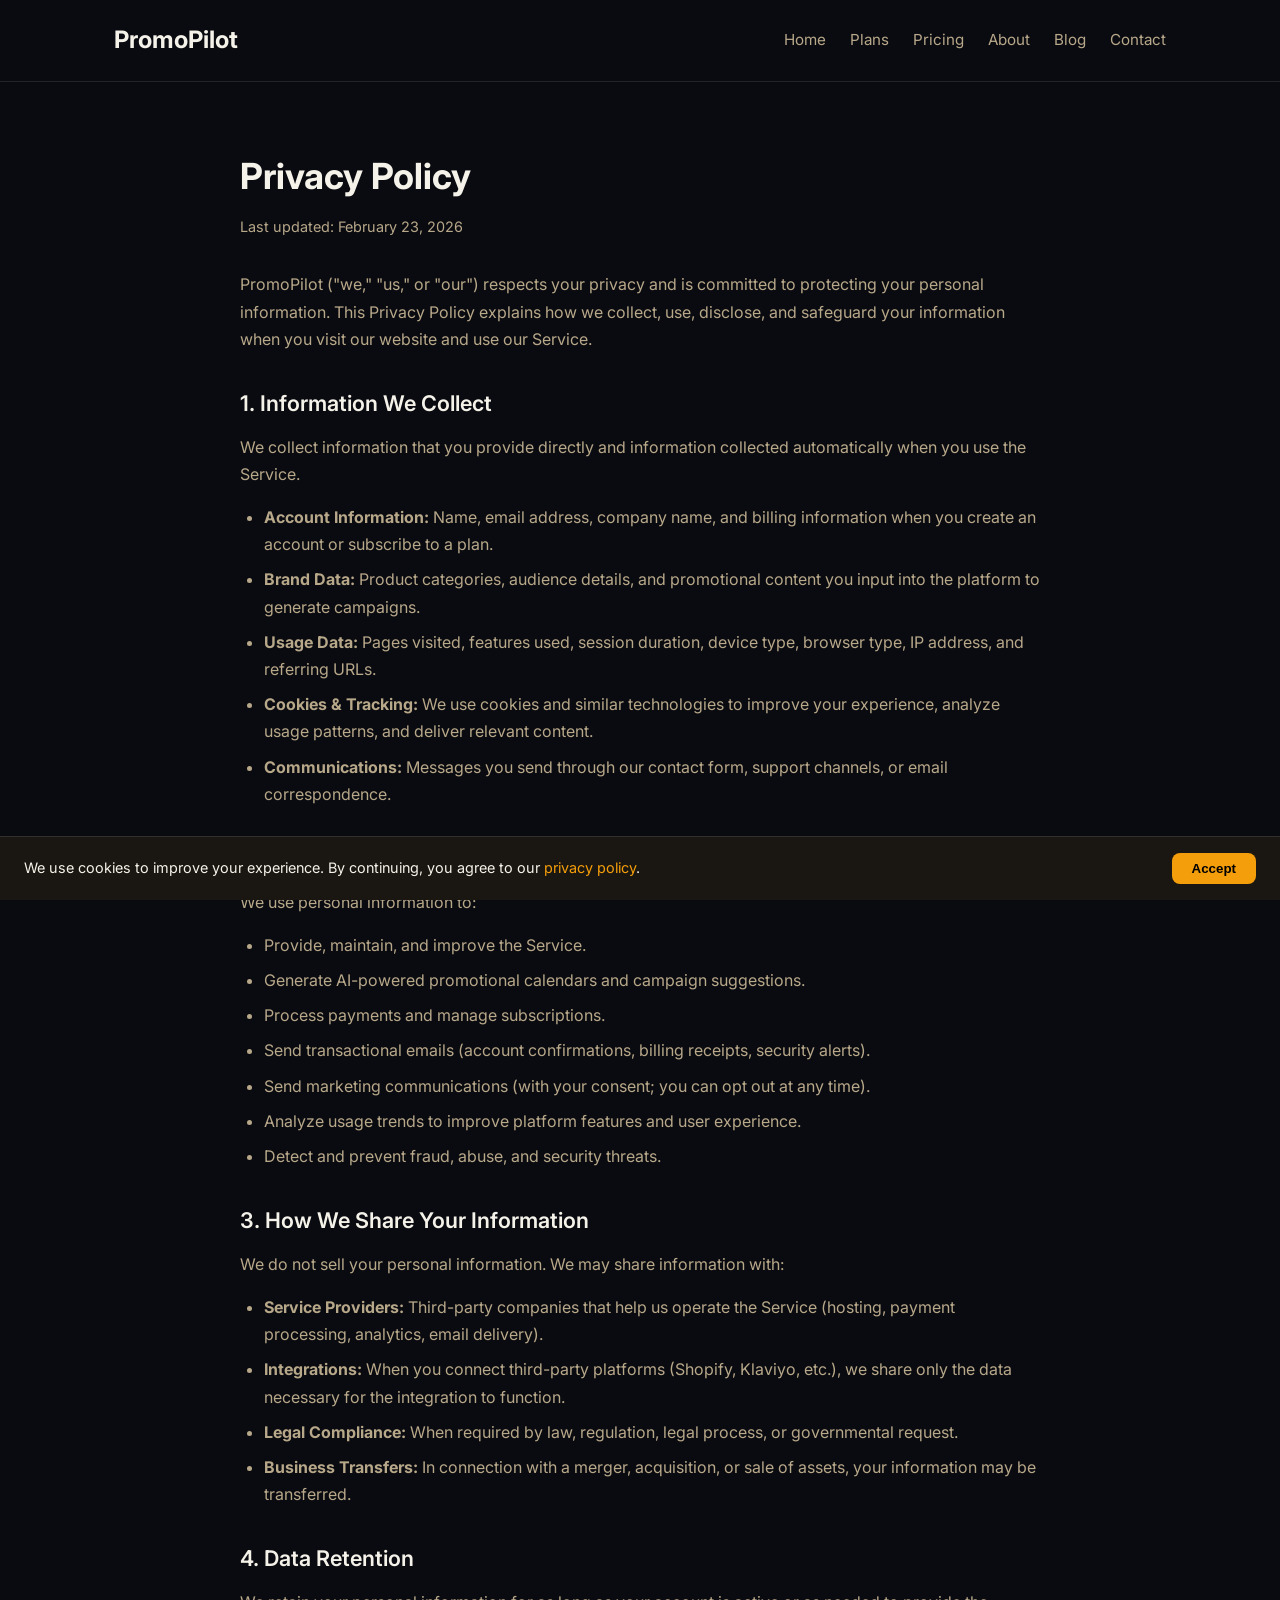
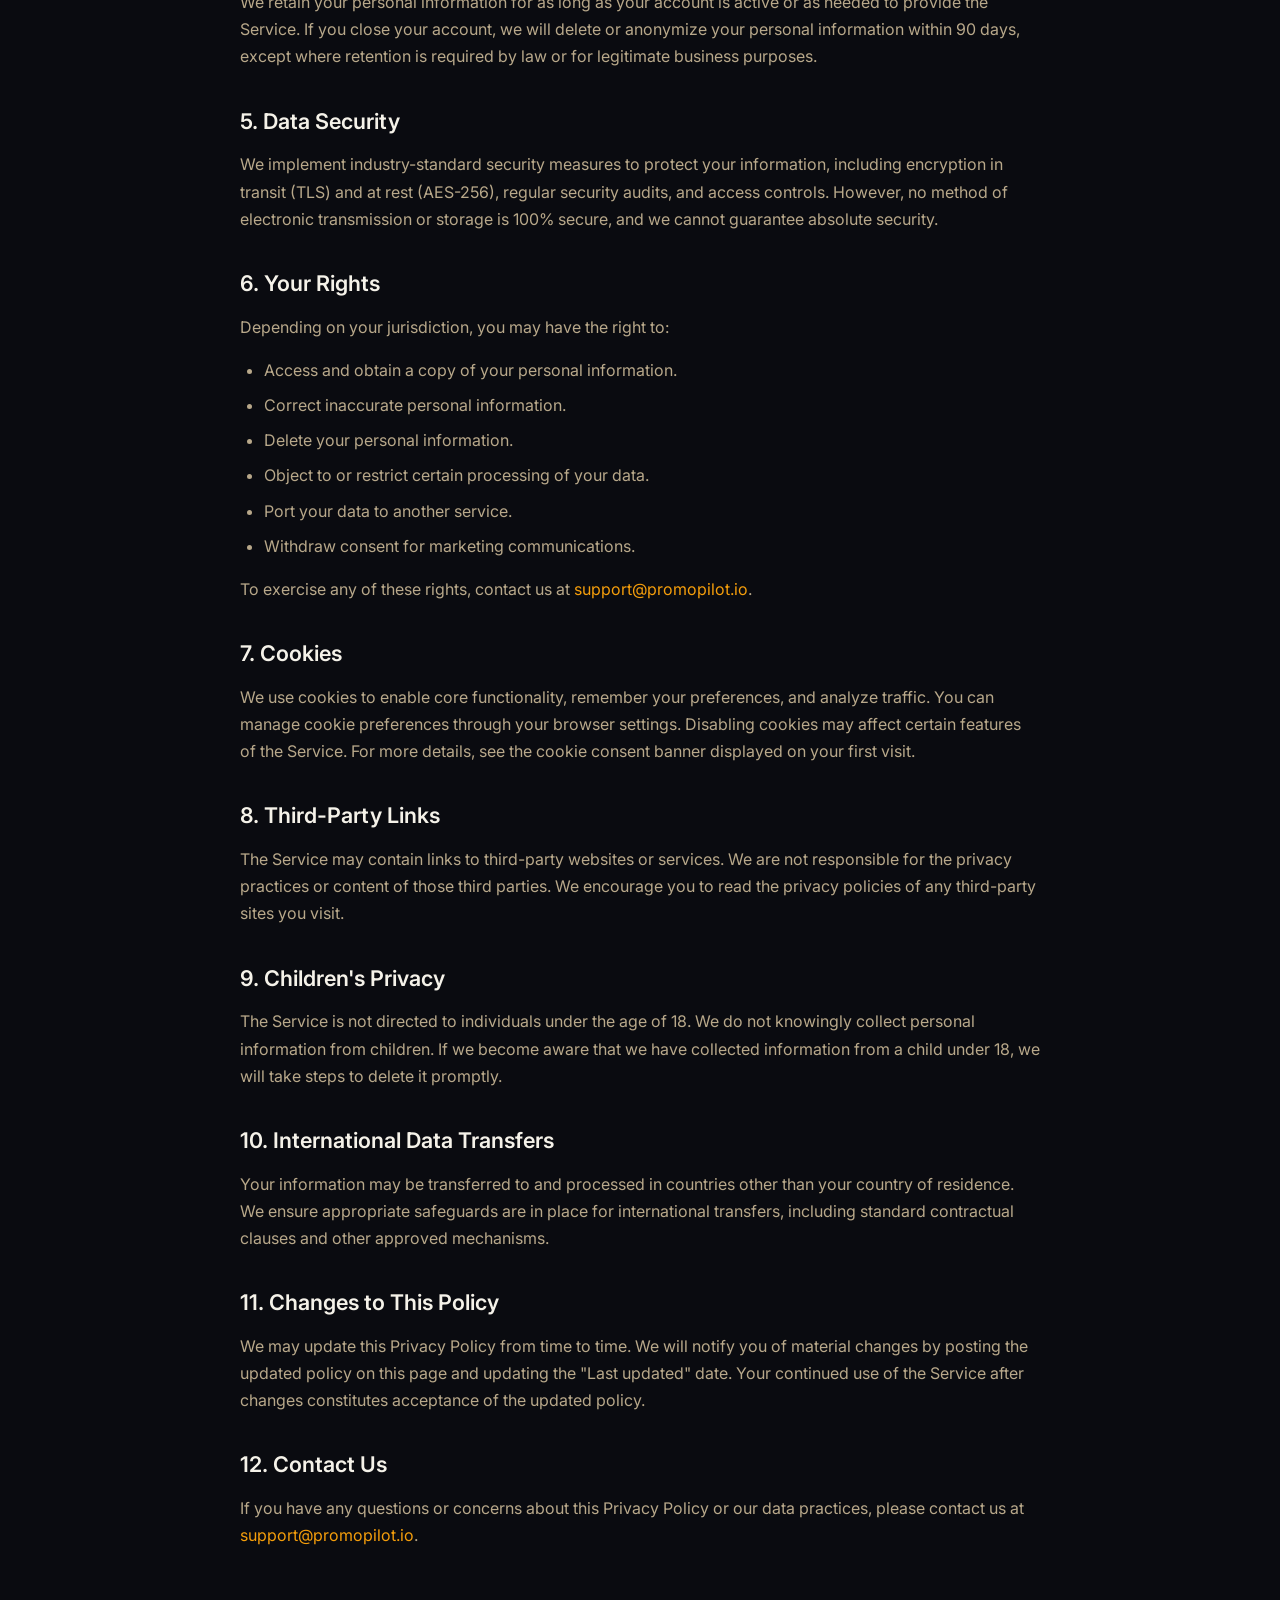
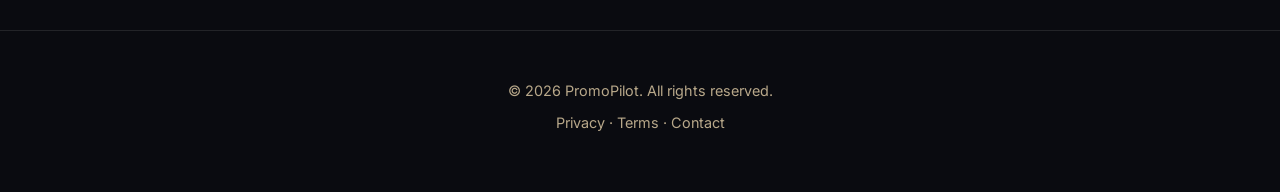
<file: privacy.html>
<!doctype html>
<html lang="en">
  <head>
    <meta charset="utf-8" />
    <meta name="viewport" content="width=device-width, initial-scale=1" />
    <title>Privacy Policy — PromoPilot</title>
    <meta name="description" content="PromoPilot Privacy Policy. Learn how we collect, use, and protect your personal information when you use our platform." />
    <link rel="stylesheet" href="styles.css" />
  <!-- Google Analytics 4 -->
<script async src="https://www.googletagmanager.com/gtag/js?id=G-XXXXXXXXXX"></script>
<script>window.dataLayer=window.dataLayer||[];function gtag(){dataLayer.push(arguments);}gtag('js',new Date());gtag('config','G-XXXXXXXXXX');</script>
</head>
  <body>
    <header class="header">
      <div class="container header-inner">
        <a class="brand" href="index.html">PromoPilot</a>
        <nav class="nav">
          <a href="index.html">Home</a>
          <a href="products.html">Plans</a>
          <a href="pricing.html">Pricing</a>
          <a href="about.html">About</a>
          <a href="blog.html">Blog</a>
          <a href="contact.html">Contact</a>
        </nav>
      </div>
    </header>

    <main class="container">
      <section class="section">
        <div class="legal-content">
          <h1>Privacy Policy</h1>
          <p class="last-updated">Last updated: February 23, 2026</p>

          <p>PromoPilot ("we," "us," or "our") respects your privacy and is committed to protecting your personal information. This Privacy Policy explains how we collect, use, disclose, and safeguard your information when you visit our website and use our Service.</p>

          <h2>1. Information We Collect</h2>
          <p>We collect information that you provide directly and information collected automatically when you use the Service.</p>
          <ul>
            <li><strong>Account Information:</strong> Name, email address, company name, and billing information when you create an account or subscribe to a plan.</li>
            <li><strong>Brand Data:</strong> Product categories, audience details, and promotional content you input into the platform to generate campaigns.</li>
            <li><strong>Usage Data:</strong> Pages visited, features used, session duration, device type, browser type, IP address, and referring URLs.</li>
            <li><strong>Cookies &amp; Tracking:</strong> We use cookies and similar technologies to improve your experience, analyze usage patterns, and deliver relevant content.</li>
            <li><strong>Communications:</strong> Messages you send through our contact form, support channels, or email correspondence.</li>
          </ul>

          <h2>2. How We Use Your Information</h2>
          <p>We use personal information to:</p>
          <ul>
            <li>Provide, maintain, and improve the Service.</li>
            <li>Generate AI-powered promotional calendars and campaign suggestions.</li>
            <li>Process payments and manage subscriptions.</li>
            <li>Send transactional emails (account confirmations, billing receipts, security alerts).</li>
            <li>Send marketing communications (with your consent; you can opt out at any time).</li>
            <li>Analyze usage trends to improve platform features and user experience.</li>
            <li>Detect and prevent fraud, abuse, and security threats.</li>
          </ul>

          <h2>3. How We Share Your Information</h2>
          <p>We do not sell your personal information. We may share information with:</p>
          <ul>
            <li><strong>Service Providers:</strong> Third-party companies that help us operate the Service (hosting, payment processing, analytics, email delivery).</li>
            <li><strong>Integrations:</strong> When you connect third-party platforms (Shopify, Klaviyo, etc.), we share only the data necessary for the integration to function.</li>
            <li><strong>Legal Compliance:</strong> When required by law, regulation, legal process, or governmental request.</li>
            <li><strong>Business Transfers:</strong> In connection with a merger, acquisition, or sale of assets, your information may be transferred.</li>
          </ul>

          <h2>4. Data Retention</h2>
          <p>We retain your personal information for as long as your account is active or as needed to provide the Service. If you close your account, we will delete or anonymize your personal information within 90 days, except where retention is required by law or for legitimate business purposes.</p>

          <h2>5. Data Security</h2>
          <p>We implement industry-standard security measures to protect your information, including encryption in transit (TLS) and at rest (AES-256), regular security audits, and access controls. However, no method of electronic transmission or storage is 100% secure, and we cannot guarantee absolute security.</p>

          <h2>6. Your Rights</h2>
          <p>Depending on your jurisdiction, you may have the right to:</p>
          <ul>
            <li>Access and obtain a copy of your personal information.</li>
            <li>Correct inaccurate personal information.</li>
            <li>Delete your personal information.</li>
            <li>Object to or restrict certain processing of your data.</li>
            <li>Port your data to another service.</li>
            <li>Withdraw consent for marketing communications.</li>
          </ul>
          <p>To exercise any of these rights, contact us at <a href="mailto:support@promopilot.io">support@promopilot.io</a>.</p>

          <h2>7. Cookies</h2>
          <p>We use cookies to enable core functionality, remember your preferences, and analyze traffic. You can manage cookie preferences through your browser settings. Disabling cookies may affect certain features of the Service. For more details, see the cookie consent banner displayed on your first visit.</p>

          <h2>8. Third-Party Links</h2>
          <p>The Service may contain links to third-party websites or services. We are not responsible for the privacy practices or content of those third parties. We encourage you to read the privacy policies of any third-party sites you visit.</p>

          <h2>9. Children's Privacy</h2>
          <p>The Service is not directed to individuals under the age of 18. We do not knowingly collect personal information from children. If we become aware that we have collected information from a child under 18, we will take steps to delete it promptly.</p>

          <h2>10. International Data Transfers</h2>
          <p>Your information may be transferred to and processed in countries other than your country of residence. We ensure appropriate safeguards are in place for international transfers, including standard contractual clauses and other approved mechanisms.</p>

          <h2>11. Changes to This Policy</h2>
          <p>We may update this Privacy Policy from time to time. We will notify you of material changes by posting the updated policy on this page and updating the "Last updated" date. Your continued use of the Service after changes constitutes acceptance of the updated policy.</p>

          <h2>12. Contact Us</h2>
          <p>If you have any questions or concerns about this Privacy Policy or our data practices, please contact us at <a href="mailto:support@promopilot.io">support@promopilot.io</a>.</p>
        </div>
      </section>
    </main>

    <footer class="footer">
      <div class="container">
        <p>&copy; 2026 PromoPilot. All rights reserved.</p>
        <p><a href="privacy.html">Privacy</a> · <a href="terms.html">Terms</a> · <a href="contact.html">Contact</a></p>
      </div>
    </footer>
    <script src="cookie-consent.js"></script>
  </body>
</html>
</file>
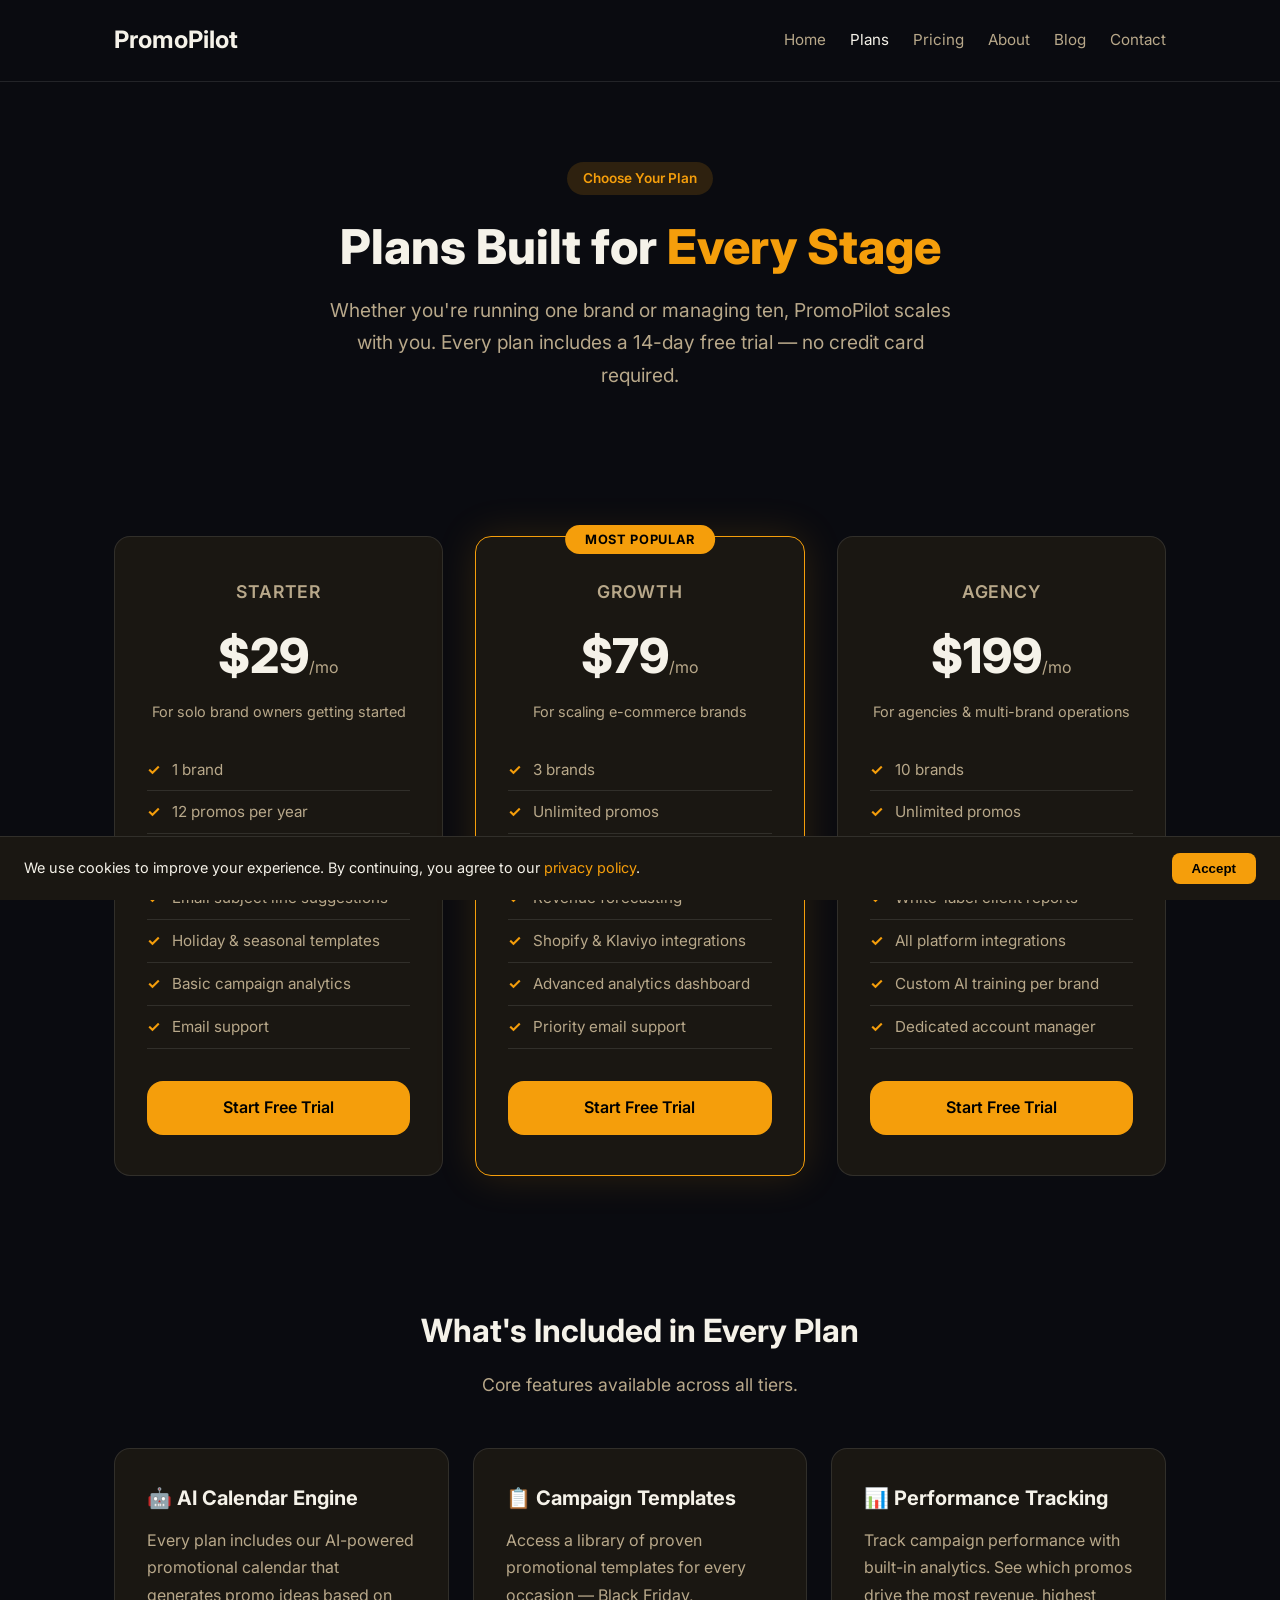
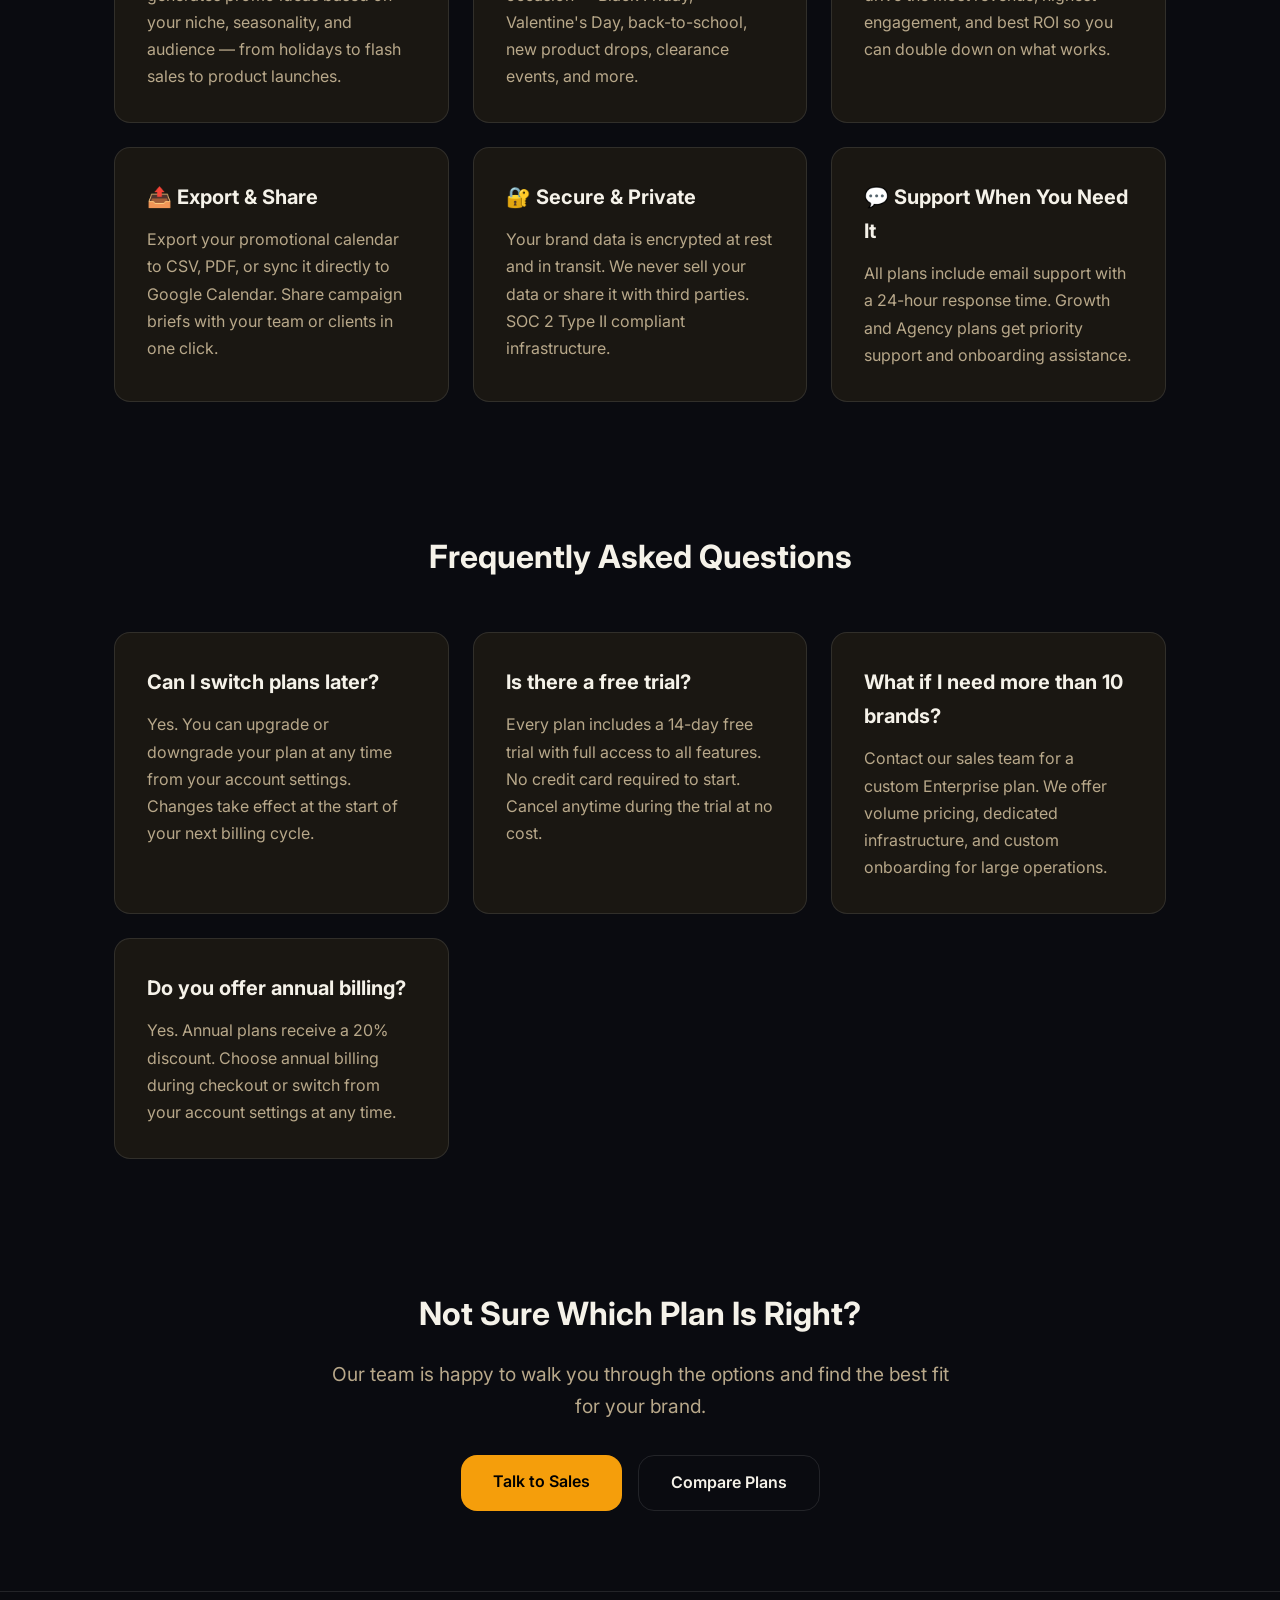
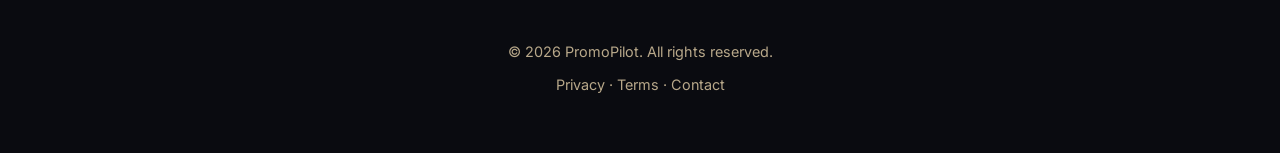
<file: products.html>
<!doctype html>
<html lang="en">
  <head>
    <meta charset="utf-8" />
    <meta name="viewport" content="width=device-width, initial-scale=1" />
    <title>Plans — PromoPilot</title>
    <meta name="description" content="Choose the PromoPilot plan that fits your brand. Starter for solo operators, Growth for scaling brands, and Agency for multi-brand teams. Start with a 14-day free trial." />
    <link rel="stylesheet" href="styles.css" />
  <!-- Google Analytics 4 -->
<script async src="https://www.googletagmanager.com/gtag/js?id=G-XXXXXXXXXX"></script>
<script>window.dataLayer=window.dataLayer||[];function gtag(){dataLayer.push(arguments);}gtag('js',new Date());gtag('config','G-XXXXXXXXXX');</script>
</head>
  <body>
    <header class="header">
      <div class="container header-inner">
        <a class="brand" href="index.html">PromoPilot</a>
        <nav class="nav">
          <a href="index.html">Home</a>
          <a href="products.html" aria-current="page">Plans</a>
          <a href="pricing.html">Pricing</a>
          <a href="about.html">About</a>
          <a href="blog.html">Blog</a>
          <a href="contact.html">Contact</a>
        </nav>
      </div>
    </header>

    <main class="container">
      <section class="hero">
        <span class="badge">Choose Your Plan</span>
        <h1>Plans Built for <span>Every Stage</span></h1>
        <p class="lead">Whether you're running one brand or managing ten, PromoPilot scales with you. Every plan includes a 14-day free trial — no credit card required.</p>
      </section>

      <section class="section">
        <div class="pricing-grid">
          <!-- Starter -->
          <div class="pricing-card">
            <div class="plan-name">Starter</div>
            <div class="price">$29<span>/mo</span></div>
            <div class="price-note">For solo brand owners getting started</div>
            <ul>
              <li>1 brand</li>
              <li>12 promos per year</li>
              <li>AI promotional calendar</li>
              <li>Email subject line suggestions</li>
              <li>Holiday &amp; seasonal templates</li>
              <li>Basic campaign analytics</li>
              <li>Email support</li>
            </ul>
            <a href="contact.html" class="button primary" style="width:100%; text-align:center;">Start Free Trial</a>
          </div>

          <!-- Growth -->
          <div class="pricing-card featured">
            <div class="featured-badge">Most Popular</div>
            <div class="plan-name">Growth</div>
            <div class="price">$79<span>/mo</span></div>
            <div class="price-note">For scaling e-commerce brands</div>
            <ul>
              <li>3 brands</li>
              <li>Unlimited promos</li>
              <li>AI copy &amp; creative briefs</li>
              <li>Revenue forecasting</li>
              <li>Shopify &amp; Klaviyo integrations</li>
              <li>Advanced analytics dashboard</li>
              <li>Priority email support</li>
            </ul>
            <a href="contact.html" class="button primary" style="width:100%; text-align:center;">Start Free Trial</a>
          </div>

          <!-- Agency -->
          <div class="pricing-card">
            <div class="plan-name">Agency</div>
            <div class="price">$199<span>/mo</span></div>
            <div class="price-note">For agencies &amp; multi-brand operations</div>
            <ul>
              <li>10 brands</li>
              <li>Unlimited promos</li>
              <li>Team seats &amp; role-based access</li>
              <li>White-label client reports</li>
              <li>All platform integrations</li>
              <li>Custom AI training per brand</li>
              <li>Dedicated account manager</li>
            </ul>
            <a href="contact.html" class="button primary" style="width:100%; text-align:center;">Start Free Trial</a>
          </div>
        </div>
      </section>

      <!-- Plan Details -->
      <section class="section">
        <div class="section-header">
          <h2>What's Included in Every Plan</h2>
          <p>Core features available across all tiers.</p>
        </div>
        <div class="grid">
          <div class="card">
            <h3>🤖 AI Calendar Engine</h3>
            <p>Every plan includes our AI-powered promotional calendar that generates promo ideas based on your niche, seasonality, and audience — from holidays to flash sales to product launches.</p>
          </div>
          <div class="card">
            <h3>📋 Campaign Templates</h3>
            <p>Access a library of proven promotional templates for every occasion — Black Friday, Valentine's Day, back-to-school, new product drops, clearance events, and more.</p>
          </div>
          <div class="card">
            <h3>📊 Performance Tracking</h3>
            <p>Track campaign performance with built-in analytics. See which promos drive the most revenue, highest engagement, and best ROI so you can double down on what works.</p>
          </div>
          <div class="card">
            <h3>📤 Export &amp; Share</h3>
            <p>Export your promotional calendar to CSV, PDF, or sync it directly to Google Calendar. Share campaign briefs with your team or clients in one click.</p>
          </div>
          <div class="card">
            <h3>🔐 Secure &amp; Private</h3>
            <p>Your brand data is encrypted at rest and in transit. We never sell your data or share it with third parties. SOC 2 Type II compliant infrastructure.</p>
          </div>
          <div class="card">
            <h3>💬 Support When You Need It</h3>
            <p>All plans include email support with a 24-hour response time. Growth and Agency plans get priority support and onboarding assistance.</p>
          </div>
        </div>
      </section>

      <!-- FAQ -->
      <section class="section">
        <div class="section-header">
          <h2>Frequently Asked Questions</h2>
        </div>
        <div class="grid">
          <div class="card">
            <h3>Can I switch plans later?</h3>
            <p>Yes. You can upgrade or downgrade your plan at any time from your account settings. Changes take effect at the start of your next billing cycle.</p>
          </div>
          <div class="card">
            <h3>Is there a free trial?</h3>
            <p>Every plan includes a 14-day free trial with full access to all features. No credit card required to start. Cancel anytime during the trial at no cost.</p>
          </div>
          <div class="card">
            <h3>What if I need more than 10 brands?</h3>
            <p>Contact our sales team for a custom Enterprise plan. We offer volume pricing, dedicated infrastructure, and custom onboarding for large operations.</p>
          </div>
          <div class="card">
            <h3>Do you offer annual billing?</h3>
            <p>Yes. Annual plans receive a 20% discount. Choose annual billing during checkout or switch from your account settings at any time.</p>
          </div>
        </div>
      </section>

      <section class="section" style="text-align:center; padding-bottom:5rem;">
        <h2 style="font-size:2rem; font-weight:700; margin-bottom:1rem;">Not Sure Which Plan Is Right?</h2>
        <p class="lead">Our team is happy to walk you through the options and find the best fit for your brand.</p>
        <div class="cta-row">
          <a href="contact.html" class="button primary">Talk to Sales</a>
          <a href="pricing.html" class="button secondary">Compare Plans</a>
        </div>
      </section>
    </main>

    <footer class="footer">
      <div class="container">
        <p>&copy; 2026 PromoPilot. All rights reserved.</p>
        <p><a href="privacy.html">Privacy</a> · <a href="terms.html">Terms</a> · <a href="contact.html">Contact</a></p>
      </div>
    </footer>
    <script src="cookie-consent.js"></script>
  </body>
</html>
</file>
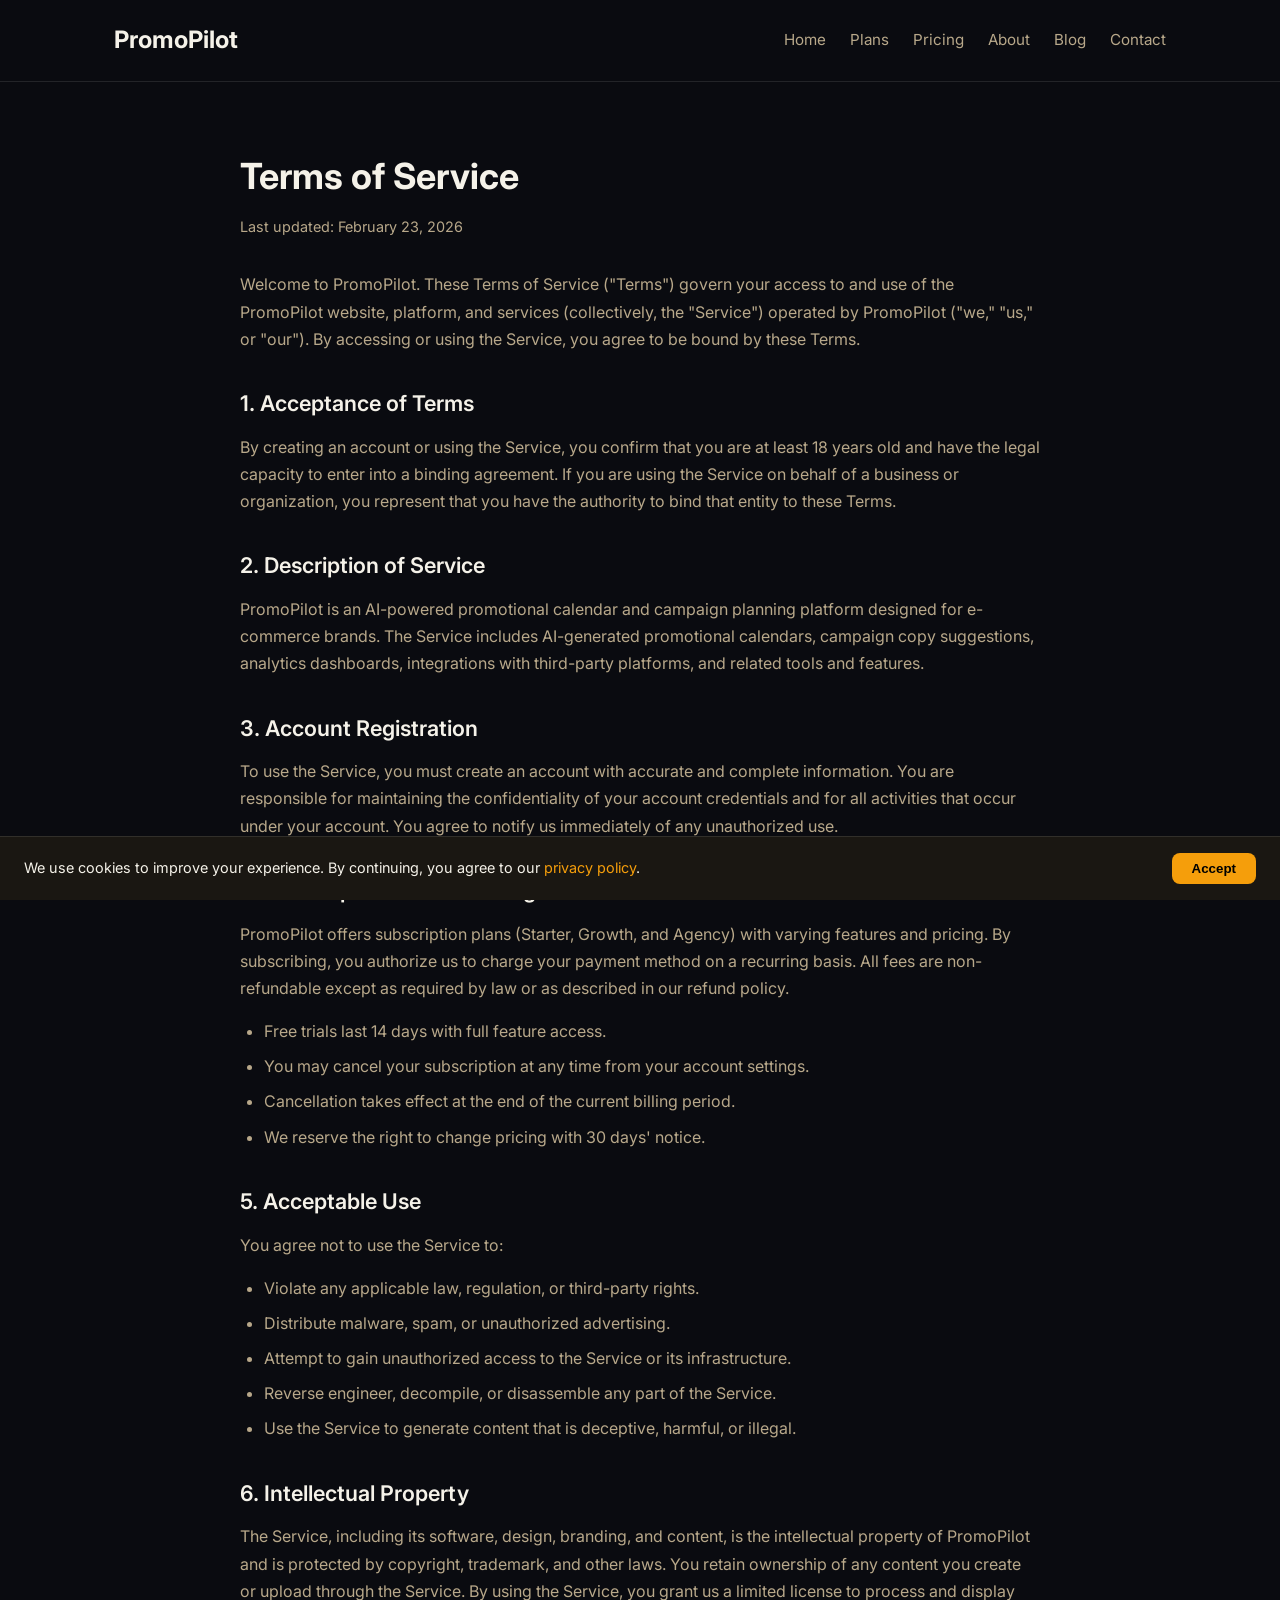
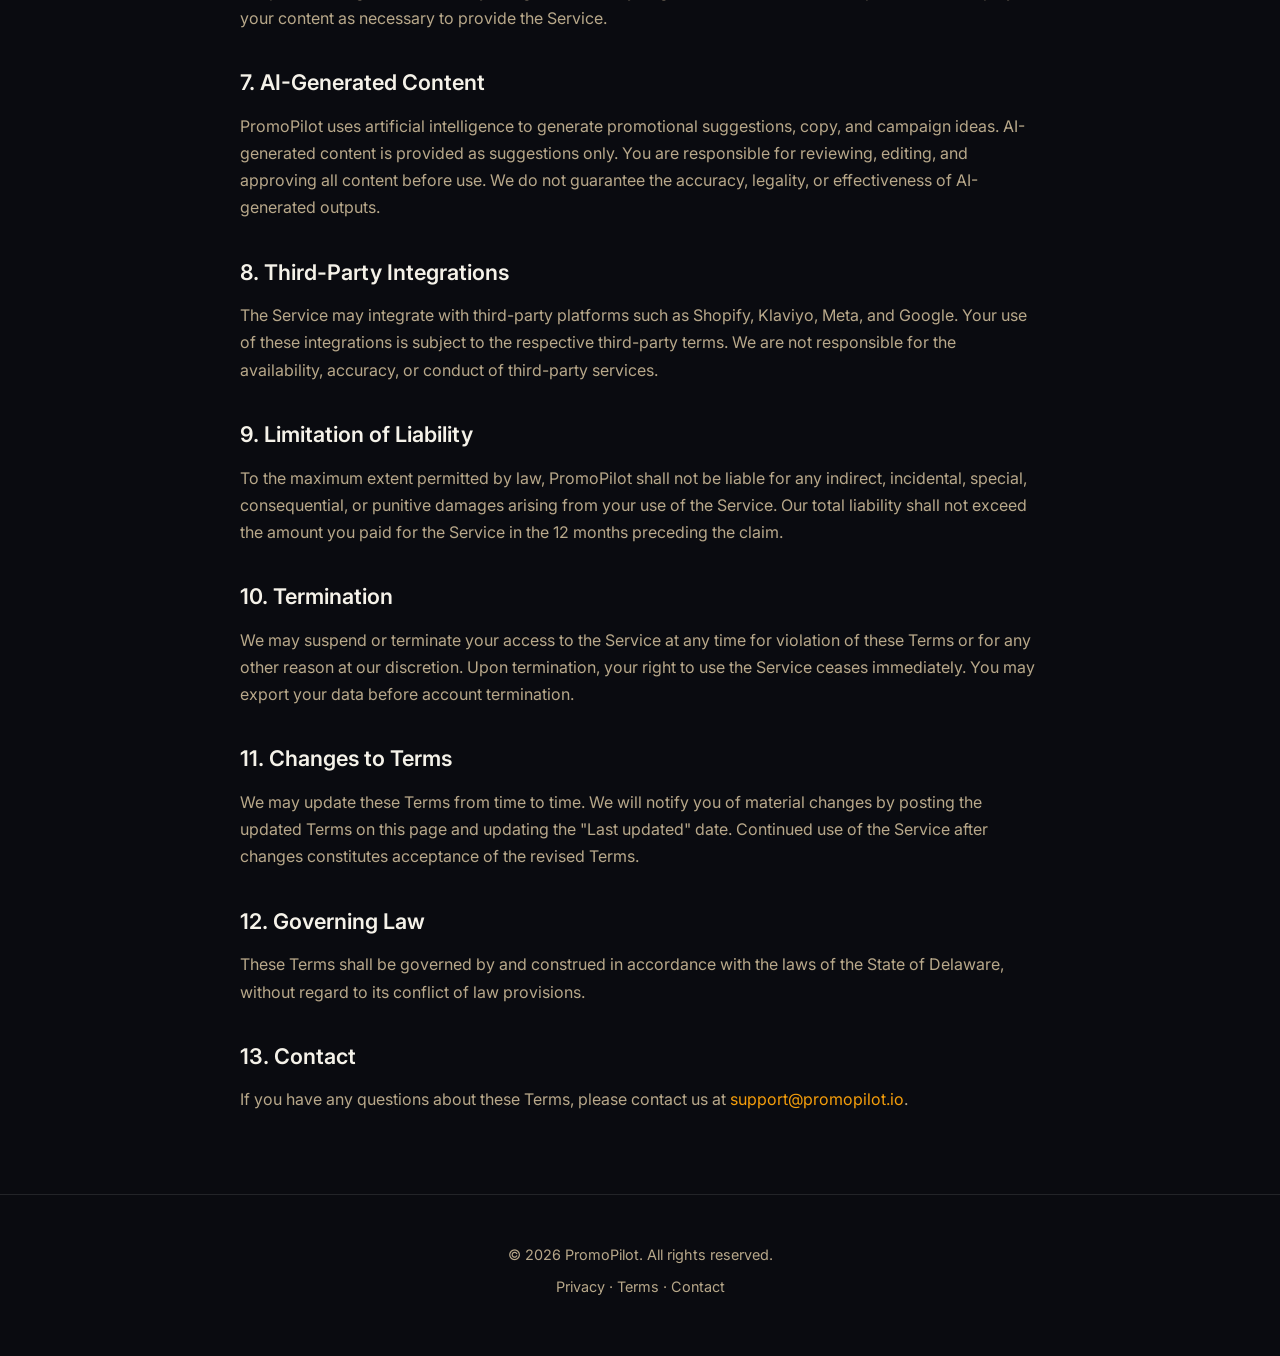
<file: terms.html>
<!doctype html>
<html lang="en">
  <head>
    <meta charset="utf-8" />
    <meta name="viewport" content="width=device-width, initial-scale=1" />
    <title>Terms of Service — PromoPilot</title>
    <meta name="description" content="PromoPilot Terms of Service. Read the terms governing your use of the PromoPilot platform and services." />
    <link rel="stylesheet" href="styles.css" />
  <!-- Google Analytics 4 -->
<script async src="https://www.googletagmanager.com/gtag/js?id=G-XXXXXXXXXX"></script>
<script>window.dataLayer=window.dataLayer||[];function gtag(){dataLayer.push(arguments);}gtag('js',new Date());gtag('config','G-XXXXXXXXXX');</script>
</head>
  <body>
    <header class="header">
      <div class="container header-inner">
        <a class="brand" href="index.html">PromoPilot</a>
        <nav class="nav">
          <a href="index.html">Home</a>
          <a href="products.html">Plans</a>
          <a href="pricing.html">Pricing</a>
          <a href="about.html">About</a>
          <a href="blog.html">Blog</a>
          <a href="contact.html">Contact</a>
        </nav>
      </div>
    </header>

    <main class="container">
      <section class="section">
        <div class="legal-content">
          <h1>Terms of Service</h1>
          <p class="last-updated">Last updated: February 23, 2026</p>

          <p>Welcome to PromoPilot. These Terms of Service ("Terms") govern your access to and use of the PromoPilot website, platform, and services (collectively, the "Service") operated by PromoPilot ("we," "us," or "our"). By accessing or using the Service, you agree to be bound by these Terms.</p>

          <h2>1. Acceptance of Terms</h2>
          <p>By creating an account or using the Service, you confirm that you are at least 18 years old and have the legal capacity to enter into a binding agreement. If you are using the Service on behalf of a business or organization, you represent that you have the authority to bind that entity to these Terms.</p>

          <h2>2. Description of Service</h2>
          <p>PromoPilot is an AI-powered promotional calendar and campaign planning platform designed for e-commerce brands. The Service includes AI-generated promotional calendars, campaign copy suggestions, analytics dashboards, integrations with third-party platforms, and related tools and features.</p>

          <h2>3. Account Registration</h2>
          <p>To use the Service, you must create an account with accurate and complete information. You are responsible for maintaining the confidentiality of your account credentials and for all activities that occur under your account. You agree to notify us immediately of any unauthorized use.</p>

          <h2>4. Subscription Plans &amp; Billing</h2>
          <p>PromoPilot offers subscription plans (Starter, Growth, and Agency) with varying features and pricing. By subscribing, you authorize us to charge your payment method on a recurring basis. All fees are non-refundable except as required by law or as described in our refund policy.</p>
          <ul>
            <li>Free trials last 14 days with full feature access.</li>
            <li>You may cancel your subscription at any time from your account settings.</li>
            <li>Cancellation takes effect at the end of the current billing period.</li>
            <li>We reserve the right to change pricing with 30 days' notice.</li>
          </ul>

          <h2>5. Acceptable Use</h2>
          <p>You agree not to use the Service to:</p>
          <ul>
            <li>Violate any applicable law, regulation, or third-party rights.</li>
            <li>Distribute malware, spam, or unauthorized advertising.</li>
            <li>Attempt to gain unauthorized access to the Service or its infrastructure.</li>
            <li>Reverse engineer, decompile, or disassemble any part of the Service.</li>
            <li>Use the Service to generate content that is deceptive, harmful, or illegal.</li>
          </ul>

          <h2>6. Intellectual Property</h2>
          <p>The Service, including its software, design, branding, and content, is the intellectual property of PromoPilot and is protected by copyright, trademark, and other laws. You retain ownership of any content you create or upload through the Service. By using the Service, you grant us a limited license to process and display your content as necessary to provide the Service.</p>

          <h2>7. AI-Generated Content</h2>
          <p>PromoPilot uses artificial intelligence to generate promotional suggestions, copy, and campaign ideas. AI-generated content is provided as suggestions only. You are responsible for reviewing, editing, and approving all content before use. We do not guarantee the accuracy, legality, or effectiveness of AI-generated outputs.</p>

          <h2>8. Third-Party Integrations</h2>
          <p>The Service may integrate with third-party platforms such as Shopify, Klaviyo, Meta, and Google. Your use of these integrations is subject to the respective third-party terms. We are not responsible for the availability, accuracy, or conduct of third-party services.</p>

          <h2>9. Limitation of Liability</h2>
          <p>To the maximum extent permitted by law, PromoPilot shall not be liable for any indirect, incidental, special, consequential, or punitive damages arising from your use of the Service. Our total liability shall not exceed the amount you paid for the Service in the 12 months preceding the claim.</p>

          <h2>10. Termination</h2>
          <p>We may suspend or terminate your access to the Service at any time for violation of these Terms or for any other reason at our discretion. Upon termination, your right to use the Service ceases immediately. You may export your data before account termination.</p>

          <h2>11. Changes to Terms</h2>
          <p>We may update these Terms from time to time. We will notify you of material changes by posting the updated Terms on this page and updating the "Last updated" date. Continued use of the Service after changes constitutes acceptance of the revised Terms.</p>

          <h2>12. Governing Law</h2>
          <p>These Terms shall be governed by and construed in accordance with the laws of the State of Delaware, without regard to its conflict of law provisions.</p>

          <h2>13. Contact</h2>
          <p>If you have any questions about these Terms, please contact us at <a href="mailto:support@promopilot.io">support@promopilot.io</a>.</p>
        </div>
      </section>
    </main>

    <footer class="footer">
      <div class="container">
        <p>&copy; 2026 PromoPilot. All rights reserved.</p>
        <p><a href="privacy.html">Privacy</a> · <a href="terms.html">Terms</a> · <a href="contact.html">Contact</a></p>
      </div>
    </footer>
    <script src="cookie-consent.js"></script>
  </body>
</html>
</file>
<file: styles.css>
@import url('https://fonts.googleapis.com/css2?family=Inter:wght@300;400;500;600;700&display=swap');

:root {
  --bg: #0a0b10;
  --panel: #1a1712;
  --text: #f5f2e9;
  --muted: #b8a88a;
  --line: rgba(255, 255, 255, 0.10);
  --brand: #f59e0b;
  --brand2: #fbbf24;
  --brand-glow: rgba(245, 158, 11, 0.15);
  --shadow: rgba(0, 0, 0, 0.40);
  --radius: 16px;
}

*, *::before, *::after { box-sizing: border-box; margin: 0; padding: 0; }
html { scroll-behavior: smooth; }
body { font-family: 'Inter', system-ui, sans-serif; background: var(--bg); color: var(--text); line-height: 1.7; }
a { color: var(--brand); text-decoration: none; }
a:hover { text-decoration: underline; }
.container { max-width: 1100px; margin: 0 auto; padding: 0 1.5rem; }
.header { padding: 1.25rem 0; border-bottom: 1px solid var(--line); }
.header-inner { display: flex; align-items: center; justify-content: space-between; }
.brand { font-weight: 700; font-size: 1.5rem; color: var(--text); text-decoration: none; }
.nav { display: flex; gap: 1.5rem; }
.nav a { color: var(--muted); font-size: 0.95rem; }
.nav a:hover, .nav a[aria-current] { color: var(--text); }
.hero { text-align: center; padding: 5rem 0 3rem; }
.hero h1 { font-size: 3rem; font-weight: 800; line-height: 1.15; margin-bottom: 1.25rem; }
.hero h1 span { color: var(--brand); }
.lead { font-size: 1.2rem; color: var(--muted); max-width: 640px; margin: 0 auto 2rem; }
.badge { display: inline-block; background: var(--brand-glow); color: var(--brand); padding: 0.3rem 1rem; border-radius: 99px; font-size: 0.85rem; font-weight: 600; margin-bottom: 1.5rem; }
.cta-row { display: flex; gap: 1rem; justify-content: center; flex-wrap: wrap; }
.button { display: inline-block; padding: 0.85rem 2rem; border-radius: var(--radius); font-weight: 600; font-size: 1rem; text-decoration: none; transition: all 0.2s; }
.button.primary { background: var(--brand); color: #000; }
.button.primary:hover { filter: brightness(1.12); text-decoration: none; }
.button.secondary { border: 1px solid var(--line); color: var(--text); }
.button.secondary:hover { border-color: var(--brand); text-decoration: none; }
.section { padding: 4rem 0; }
.section-header { text-align: center; margin-bottom: 3rem; }
.section-header h2 { font-size: 2rem; font-weight: 700; margin-bottom: 0.75rem; }
.section-header p { color: var(--muted); font-size: 1.1rem; }
.grid { display: grid; grid-template-columns: repeat(auto-fit, minmax(280px, 1fr)); gap: 1.5rem; }
.card { background: var(--panel); border: 1px solid var(--line); border-radius: var(--radius); padding: 2rem; }
.card h3 { font-size: 1.25rem; margin-bottom: 0.75rem; }
.card p { color: var(--muted); }
.muted { color: var(--muted); }
.footer { padding: 3rem 0; border-top: 1px solid var(--line); text-align: center; }
.footer p { color: var(--muted); font-size: 0.9rem; margin-bottom: 0.5rem; }
.footer a { color: var(--muted); }
.footer a:hover { color: var(--text); }

/* Pricing Table */
.pricing-grid { display: grid; grid-template-columns: repeat(auto-fit, minmax(300px, 1fr)); gap: 2rem; }
.pricing-card { background: var(--panel); border: 1px solid var(--line); border-radius: var(--radius); padding: 2.5rem 2rem; text-align: center; position: relative; transition: transform 0.2s, border-color 0.2s; }
.pricing-card:hover { transform: translateY(-4px); border-color: var(--brand); }
.pricing-card.featured { border-color: var(--brand); box-shadow: 0 0 40px var(--brand-glow); }
.pricing-card .plan-name { font-size: 1.1rem; font-weight: 600; color: var(--muted); text-transform: uppercase; letter-spacing: 0.05em; margin-bottom: 0.5rem; }
.pricing-card .price { font-size: 3rem; font-weight: 800; margin-bottom: 0.25rem; }
.pricing-card .price span { font-size: 1rem; font-weight: 400; color: var(--muted); }
.pricing-card .price-note { color: var(--muted); font-size: 0.9rem; margin-bottom: 1.5rem; }
.pricing-card ul { list-style: none; text-align: left; margin-bottom: 2rem; }
.pricing-card ul li { padding: 0.5rem 0; border-bottom: 1px solid var(--line); color: var(--muted); font-size: 0.95rem; }
.pricing-card ul li::before { content: '✓'; color: var(--brand); font-weight: 700; margin-right: 0.75rem; }
.featured-badge { position: absolute; top: -12px; left: 50%; transform: translateX(-50%); background: var(--brand); color: #000; padding: 0.25rem 1.25rem; border-radius: 99px; font-size: 0.8rem; font-weight: 700; text-transform: uppercase; letter-spacing: 0.05em; }

/* Comparison Table */
.comparison-table { width: 100%; border-collapse: collapse; margin-top: 2rem; }
.comparison-table th, .comparison-table td { padding: 1rem 1.25rem; text-align: left; border-bottom: 1px solid var(--line); }
.comparison-table th { color: var(--brand); font-weight: 600; font-size: 0.9rem; text-transform: uppercase; letter-spacing: 0.05em; }
.comparison-table td { color: var(--muted); font-size: 0.95rem; }
.comparison-table tr:hover td { color: var(--text); }
.comparison-table .check { color: var(--brand); font-weight: 700; }

/* Blog Cards */
.blog-card { background: var(--panel); border: 1px solid var(--line); border-radius: var(--radius); padding: 2rem; transition: border-color 0.2s; }
.blog-card:hover { border-color: var(--brand); }
.blog-card .blog-date { font-size: 0.85rem; color: var(--muted); margin-bottom: 0.5rem; }
.blog-card h3 { font-size: 1.15rem; margin-bottom: 0.75rem; }
.blog-card h3 a { color: var(--text); }
.blog-card h3 a:hover { color: var(--brand); text-decoration: none; }
.blog-card p { color: var(--muted); font-size: 0.95rem; }

/* Contact Form */
.contact-form { max-width: 600px; margin: 0 auto; }
.form-group { margin-bottom: 1.5rem; }
.form-group label { display: block; font-weight: 500; margin-bottom: 0.5rem; font-size: 0.95rem; }
.form-group input, .form-group textarea, .form-group select { width: 100%; padding: 0.85rem 1rem; background: var(--panel); border: 1px solid var(--line); border-radius: var(--radius); color: var(--text); font-family: inherit; font-size: 1rem; transition: border-color 0.2s; }
.form-group input:focus, .form-group textarea:focus, .form-group select:focus { outline: none; border-color: var(--brand); }
.form-group textarea { min-height: 140px; resize: vertical; }

/* Social Proof */
.stats-row { display: flex; justify-content: center; gap: 3rem; flex-wrap: wrap; padding: 2rem 0; }
.stat { text-align: center; }
.stat .stat-number { font-size: 2.5rem; font-weight: 800; color: var(--brand); }
.stat .stat-label { font-size: 0.9rem; color: var(--muted); }

/* Testimonials */
.testimonial { background: var(--panel); border: 1px solid var(--line); border-radius: var(--radius); padding: 2rem; }
.testimonial blockquote { font-style: italic; color: var(--muted); margin-bottom: 1rem; line-height: 1.8; }
.testimonial .author { font-weight: 600; font-size: 0.95rem; }
.testimonial .author span { color: var(--muted); font-weight: 400; }

/* Legal Pages */
.legal-content { max-width: 800px; margin: 0 auto; }
.legal-content h1 { font-size: 2.25rem; font-weight: 700; margin-bottom: 0.5rem; }
.legal-content .last-updated { color: var(--muted); font-size: 0.9rem; margin-bottom: 2rem; }
.legal-content h2 { font-size: 1.35rem; font-weight: 600; margin: 2rem 0 0.75rem; }
.legal-content p, .legal-content ul { color: var(--muted); margin-bottom: 1rem; }
.legal-content ul { padding-left: 1.5rem; }
.legal-content ul li { margin-bottom: 0.5rem; }
.legal-content a { color: var(--brand); }

/* About Page */
.about-hero { text-align: center; padding: 4rem 0 2rem; }
.about-hero h1 { font-size: 2.5rem; font-weight: 800; margin-bottom: 1rem; }
.about-hero p { color: var(--muted); font-size: 1.15rem; max-width: 640px; margin: 0 auto; }
.values-grid { display: grid; grid-template-columns: repeat(auto-fit, minmax(250px, 1fr)); gap: 1.5rem; margin-top: 2rem; }
.value-card { background: var(--panel); border: 1px solid var(--line); border-radius: var(--radius); padding: 2rem; }
.value-card .icon { font-size: 2rem; margin-bottom: 1rem; }
.value-card h3 { font-size: 1.15rem; margin-bottom: 0.5rem; }
.value-card p { color: var(--muted); font-size: 0.95rem; }

/* Pain Points */
.pain-grid { display: grid; grid-template-columns: repeat(auto-fit, minmax(300px, 1fr)); gap: 1.5rem; }
.pain-card { background: var(--panel); border: 1px solid var(--line); border-radius: var(--radius); padding: 1.75rem; }
.pain-card .pain-icon { font-size: 1.75rem; margin-bottom: 0.75rem; }
.pain-card h3 { font-size: 1.1rem; margin-bottom: 0.5rem; }
.pain-card p { color: var(--muted); font-size: 0.95rem; }

@media (max-width: 768px) {
  .hero h1 { font-size: 2rem; }
  .nav { gap: 0.75rem; }
  .stats-row { gap: 1.5rem; }
  .stat .stat-number { font-size: 1.75rem; }
  .pricing-grid { grid-template-columns: 1fr; }
  .comparison-table { font-size: 0.85rem; }
  .comparison-table th, .comparison-table td { padding: 0.75rem; }
}
</file>
